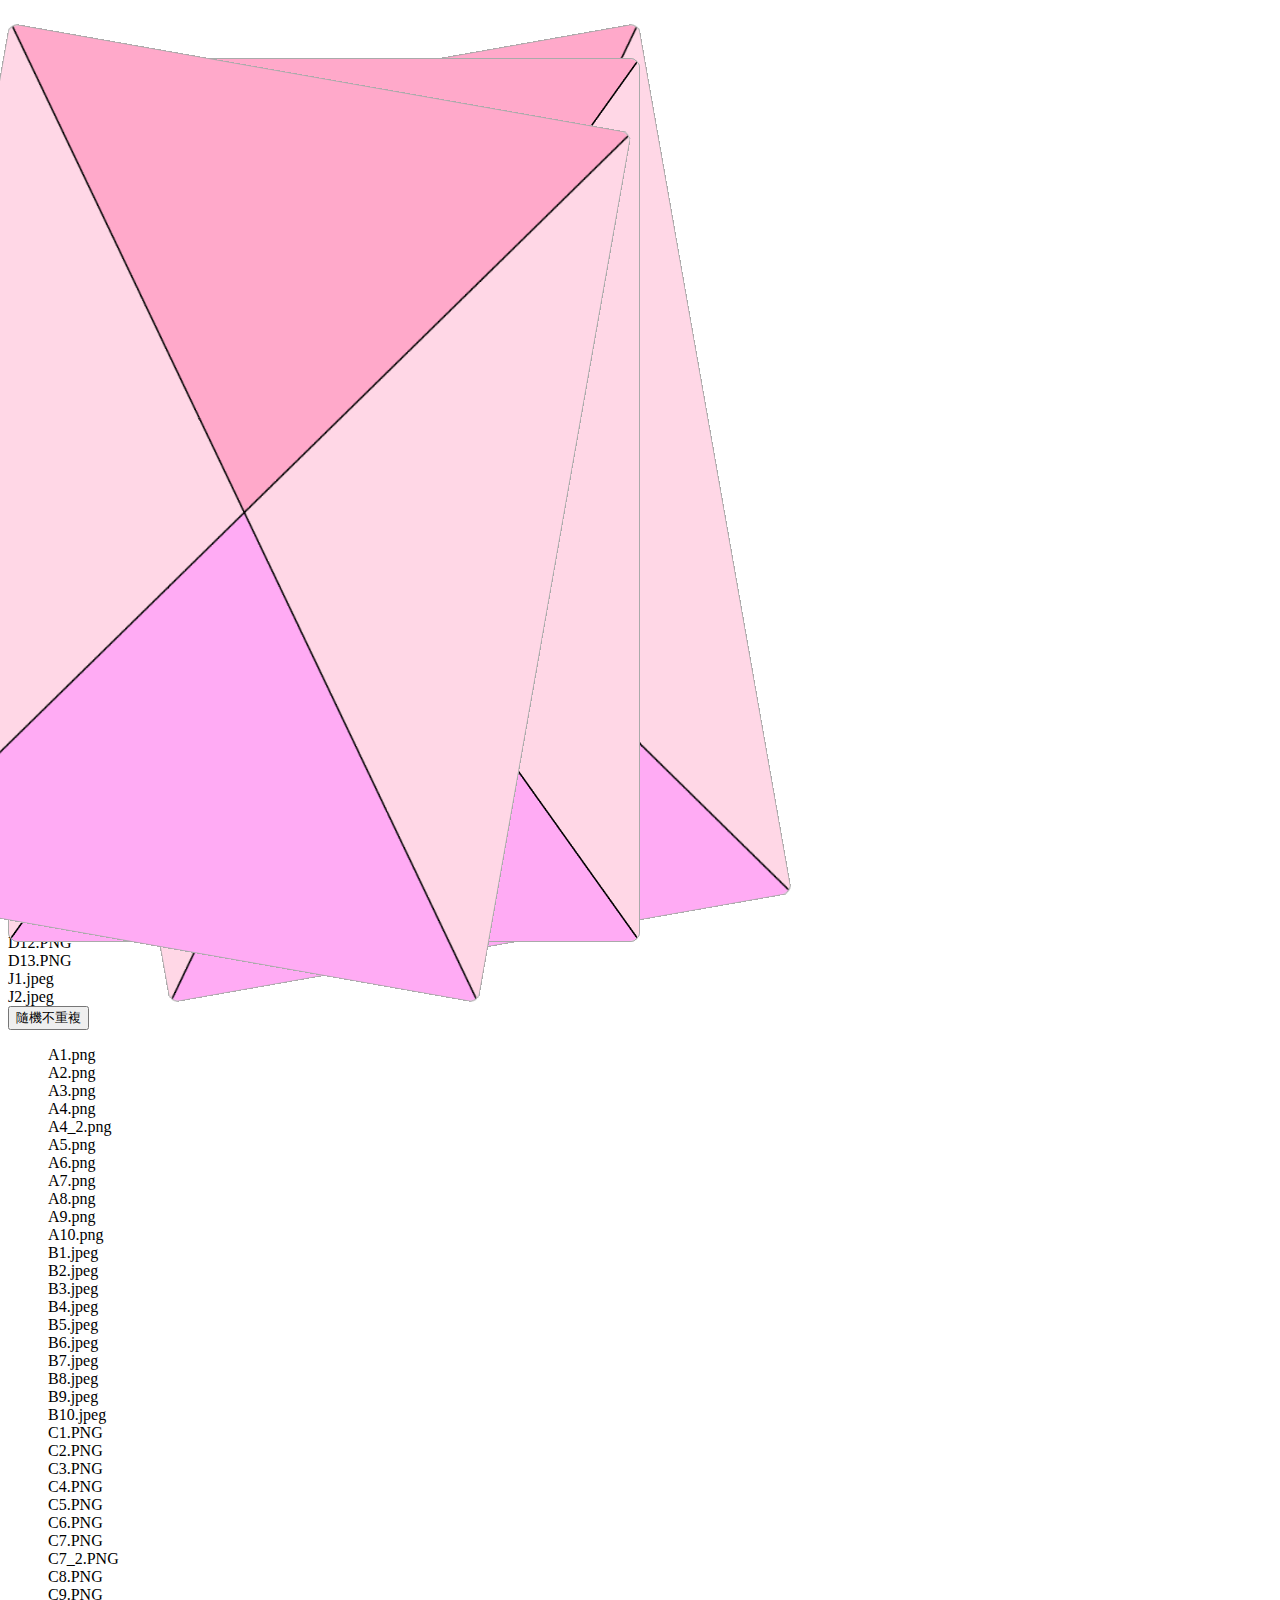
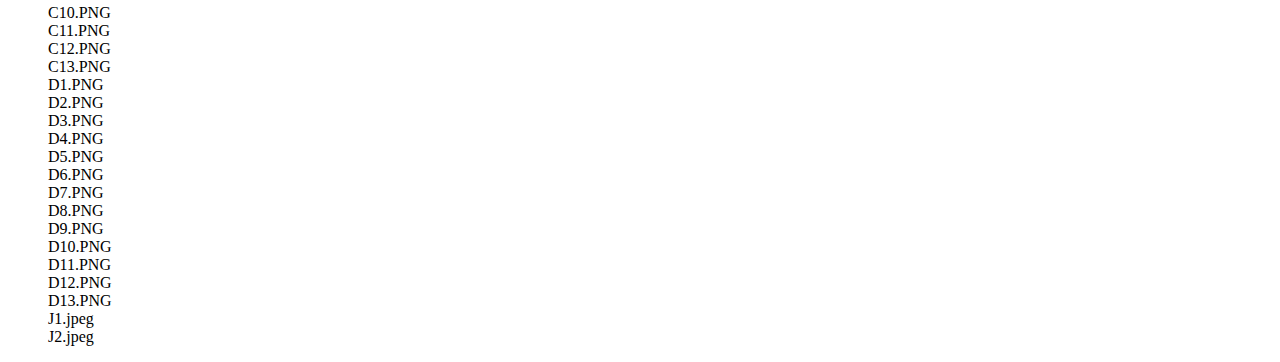
<file: index.html>
<html lang="en"><head>
  <meta charset="utf-8">
  <meta name="viewport" content="width=device-width, initial-scale=1">
  <link rel="stylesheet" type="text/css" href="assets/css/index.css">
  <link href="https://cdn.jsdelivr.net/npm/bootstrap@5.3.2/dist/css/bootstrap.min.css" rel="stylesheet" integrity="sha384-T3c6CoIi6uLrA9TneNEoa7RxnatzjcDSCmG1MXxSR1GAsXEV/Dwwykc2MPK8M2HN" crossorigin="anonymous">

  <title> demo</title>
  <script src="https://ajax.googleapis.com/ajax/libs/jquery/3.7.1/jquery.min.js"></script>
</head>
<body>


<div class="container">
  <div class="row h-50">
    <div class="col">
      <div class="turncardWrap card1">
        <div class="turncard">   
          <div class="turncardFront">
            <img class="turncardImgbox" id="card1">
          </div>  
          <div class="turncardBack">
            <img class="turncardImgbox" src="assets/img/back.png">
          </div>  
        </div>
      </div>
    </div>
    <div class="col">
      <div class="turncardWrap card2">
        <div class="turncard">   
          <div class="turncardFront">
            <img class="turncardImgbox" id="card2">
          </div>  
          <div class="turncardBack">
            <img class="turncardImgbox" src="assets/img/back.png">
          </div>  
        </div>
      </div>
    </div>
      <div class="col">
      <div class="turncardWrap card3">
        <div class="turncard">   
          <div class="turncardFront">
            <img class="turncardImgbox" id="card3">
          </div>  
          <div class="turncardBack">
            <img class="turncardImgbox" src="assets/img/back.png">
          </div>  
        </div>
      </div>
    </div>
    
</div>
<button type="button" id="allOpen" class="btn btn-primary">全翻開</button>

<div class="row">
  <div class="col">
    <button type="button" id="random" class="btn btn-primary">全隨機</button>
    <div class="row"  id="store">

    </div>
  </div>
  <div class="col">
    <button type="button" id="random_re" class="btn btn-success">隨機不重複</button>
    <ul class="row" id="ready">
      

    </ul>
  </div>  
</div>
</div>

  <script src="https://cdn.jsdelivr.net/npm/bootstrap@5.3.2/dist/js/bootstrap.bundle.min.js" integrity="sha384-C6RzsynM9kWDrMNeT87bh95OGNyZPhcTNXj1NW7RuBCsyN/o0jlpcV8Qyq46cDfL" crossorigin="anonymous"></script>
  <script src="assets/js/index.js" ></script>


</body></html>
</file>
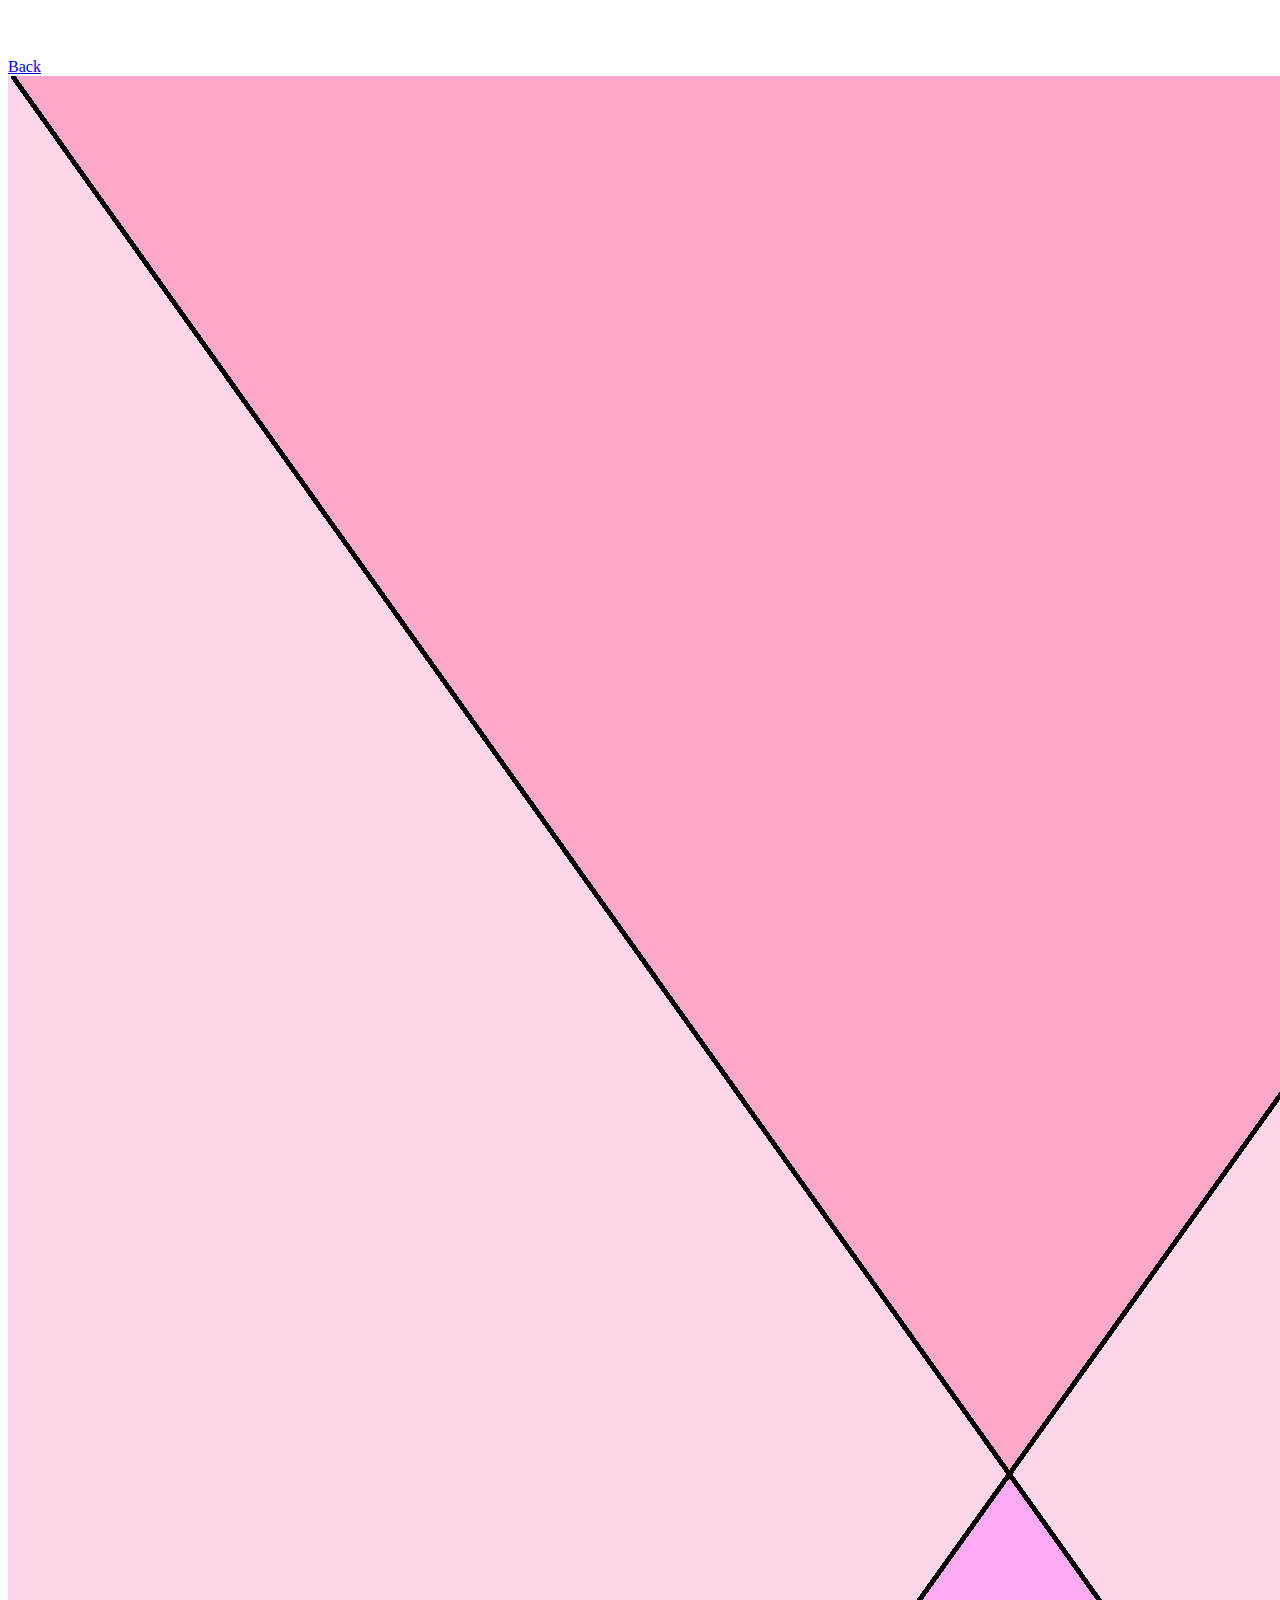
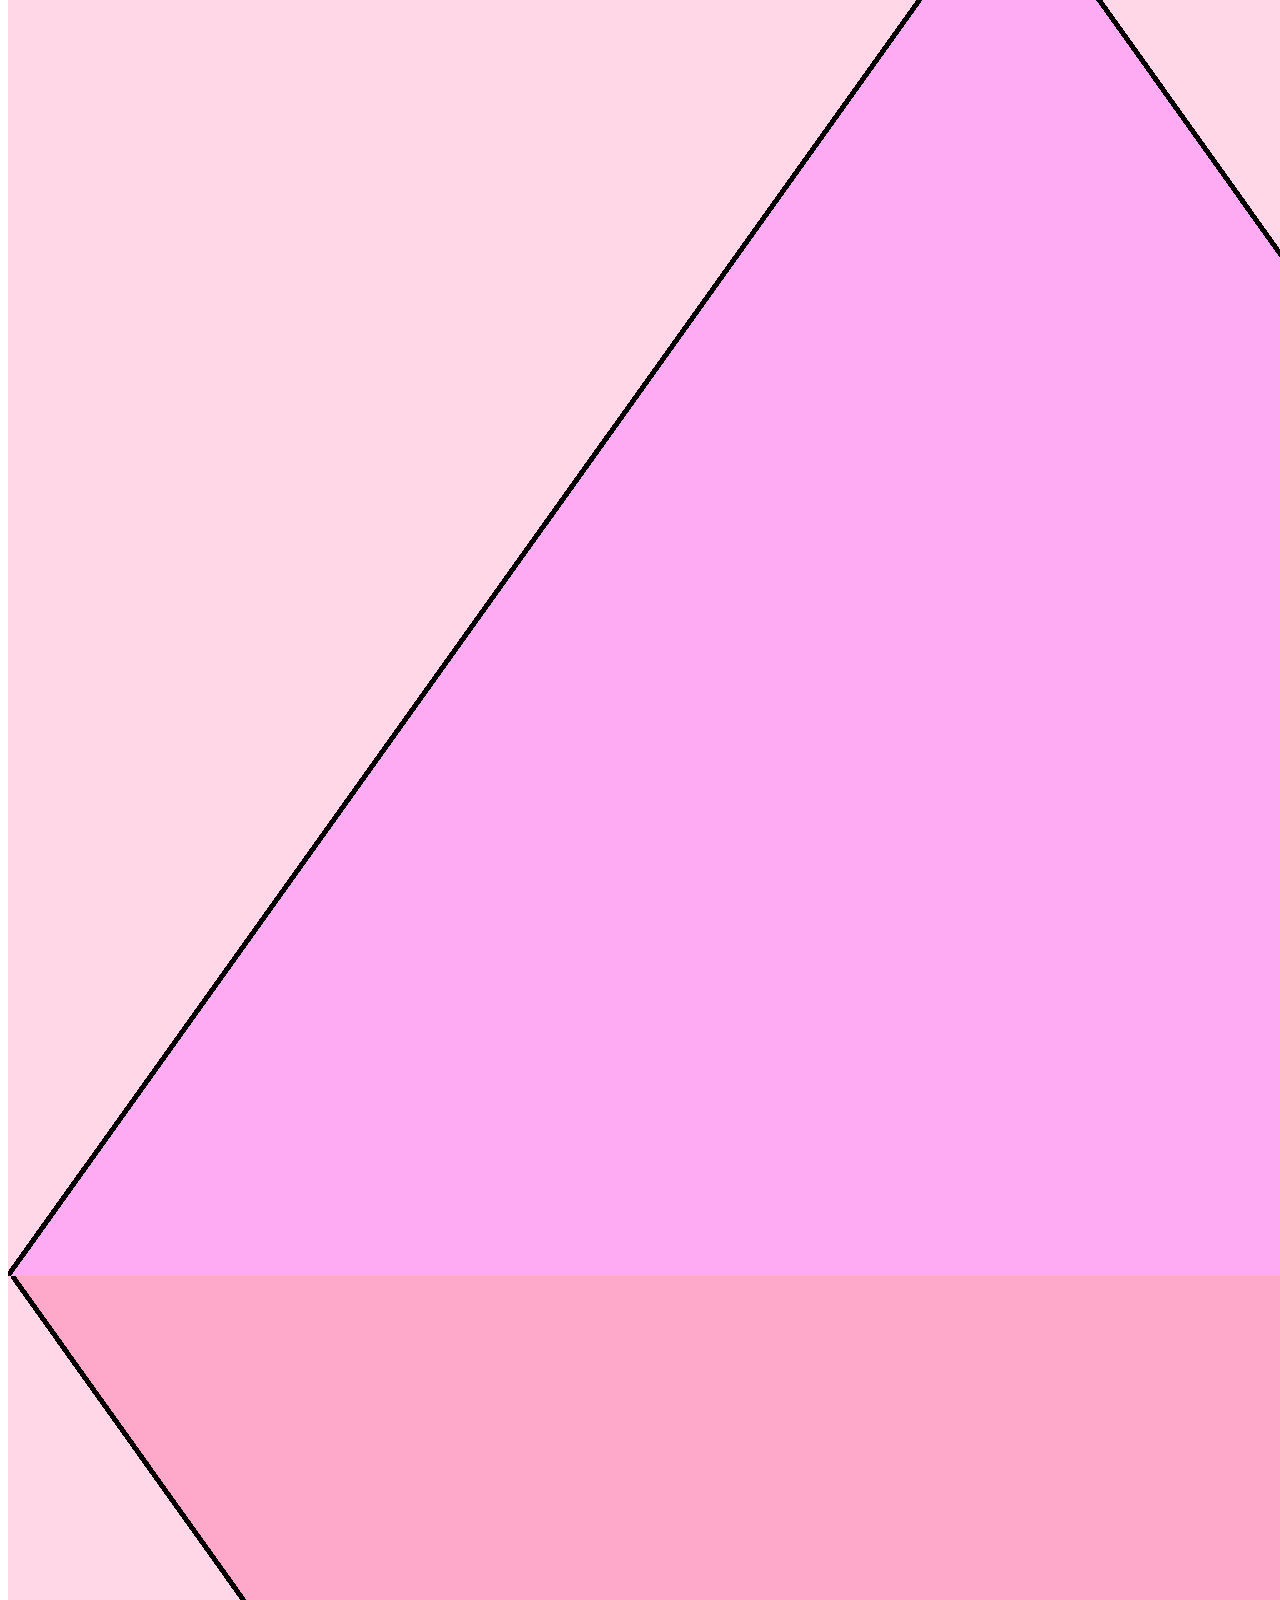
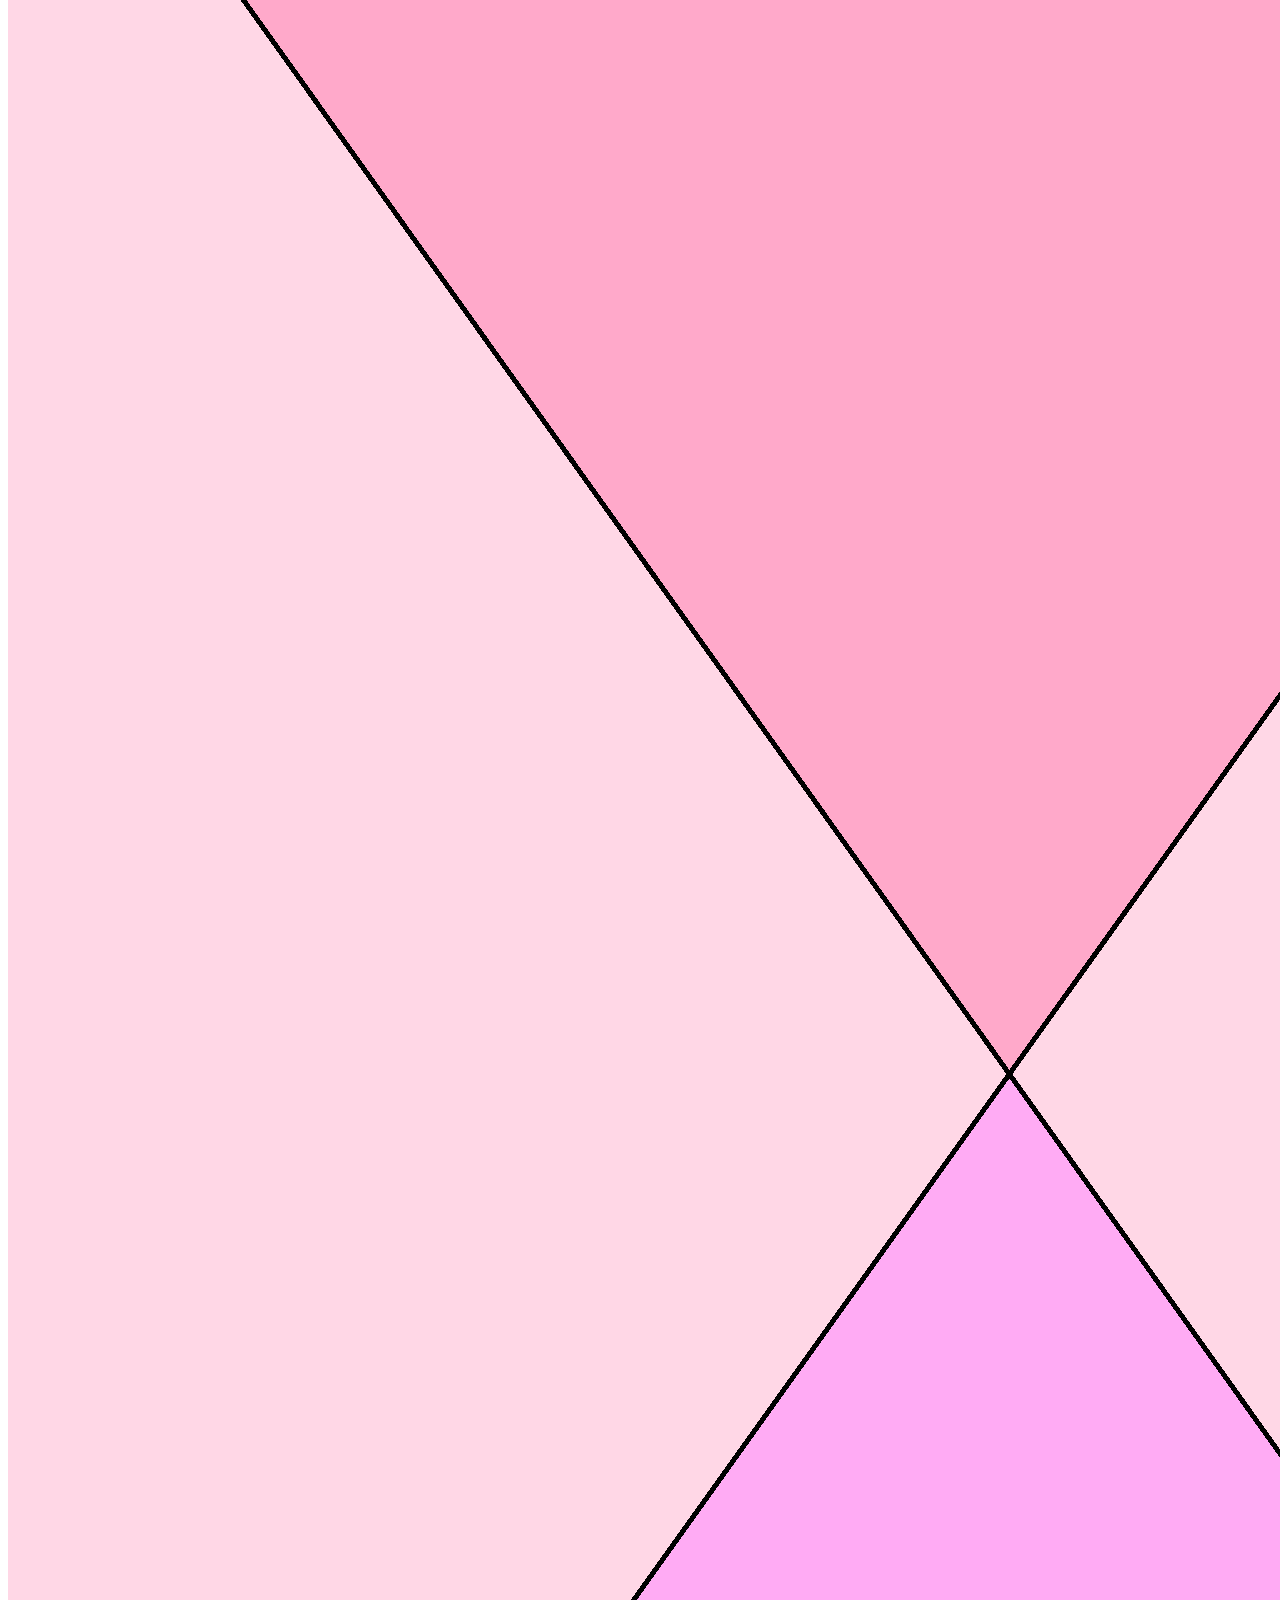
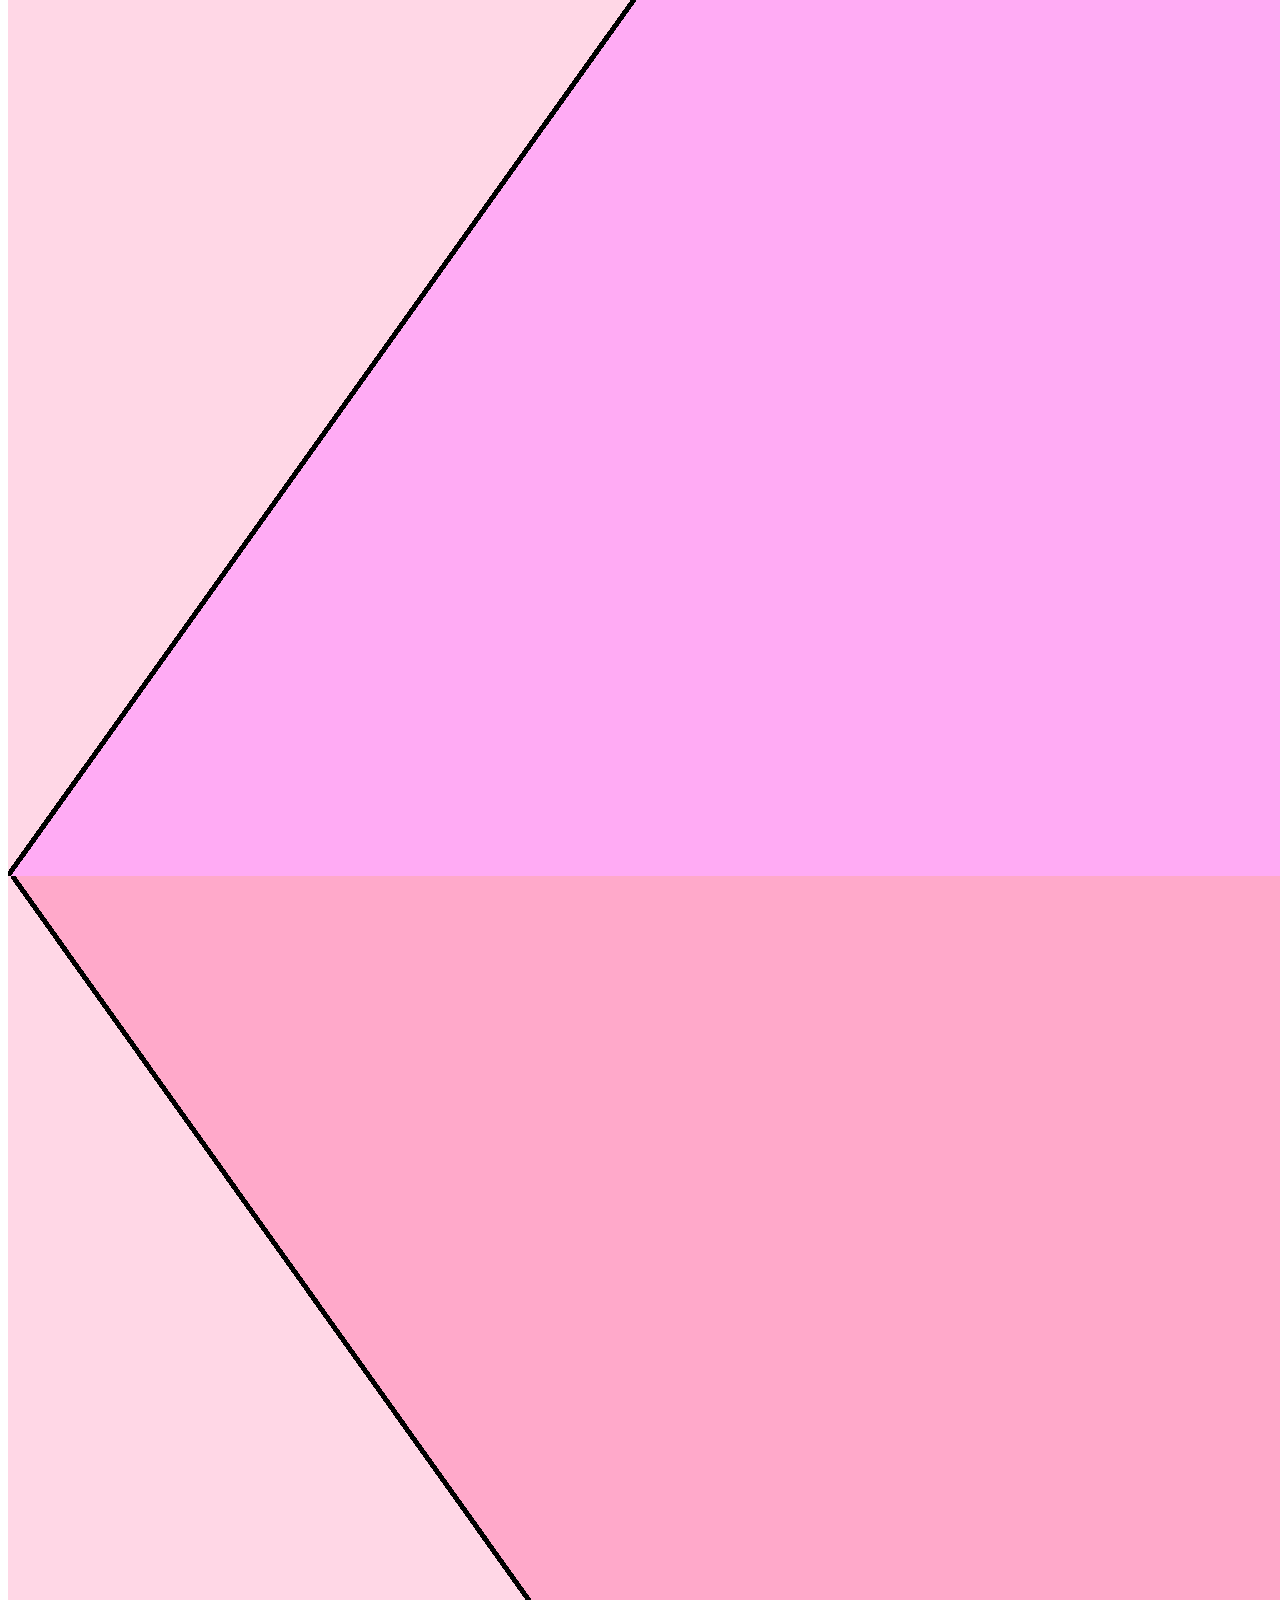
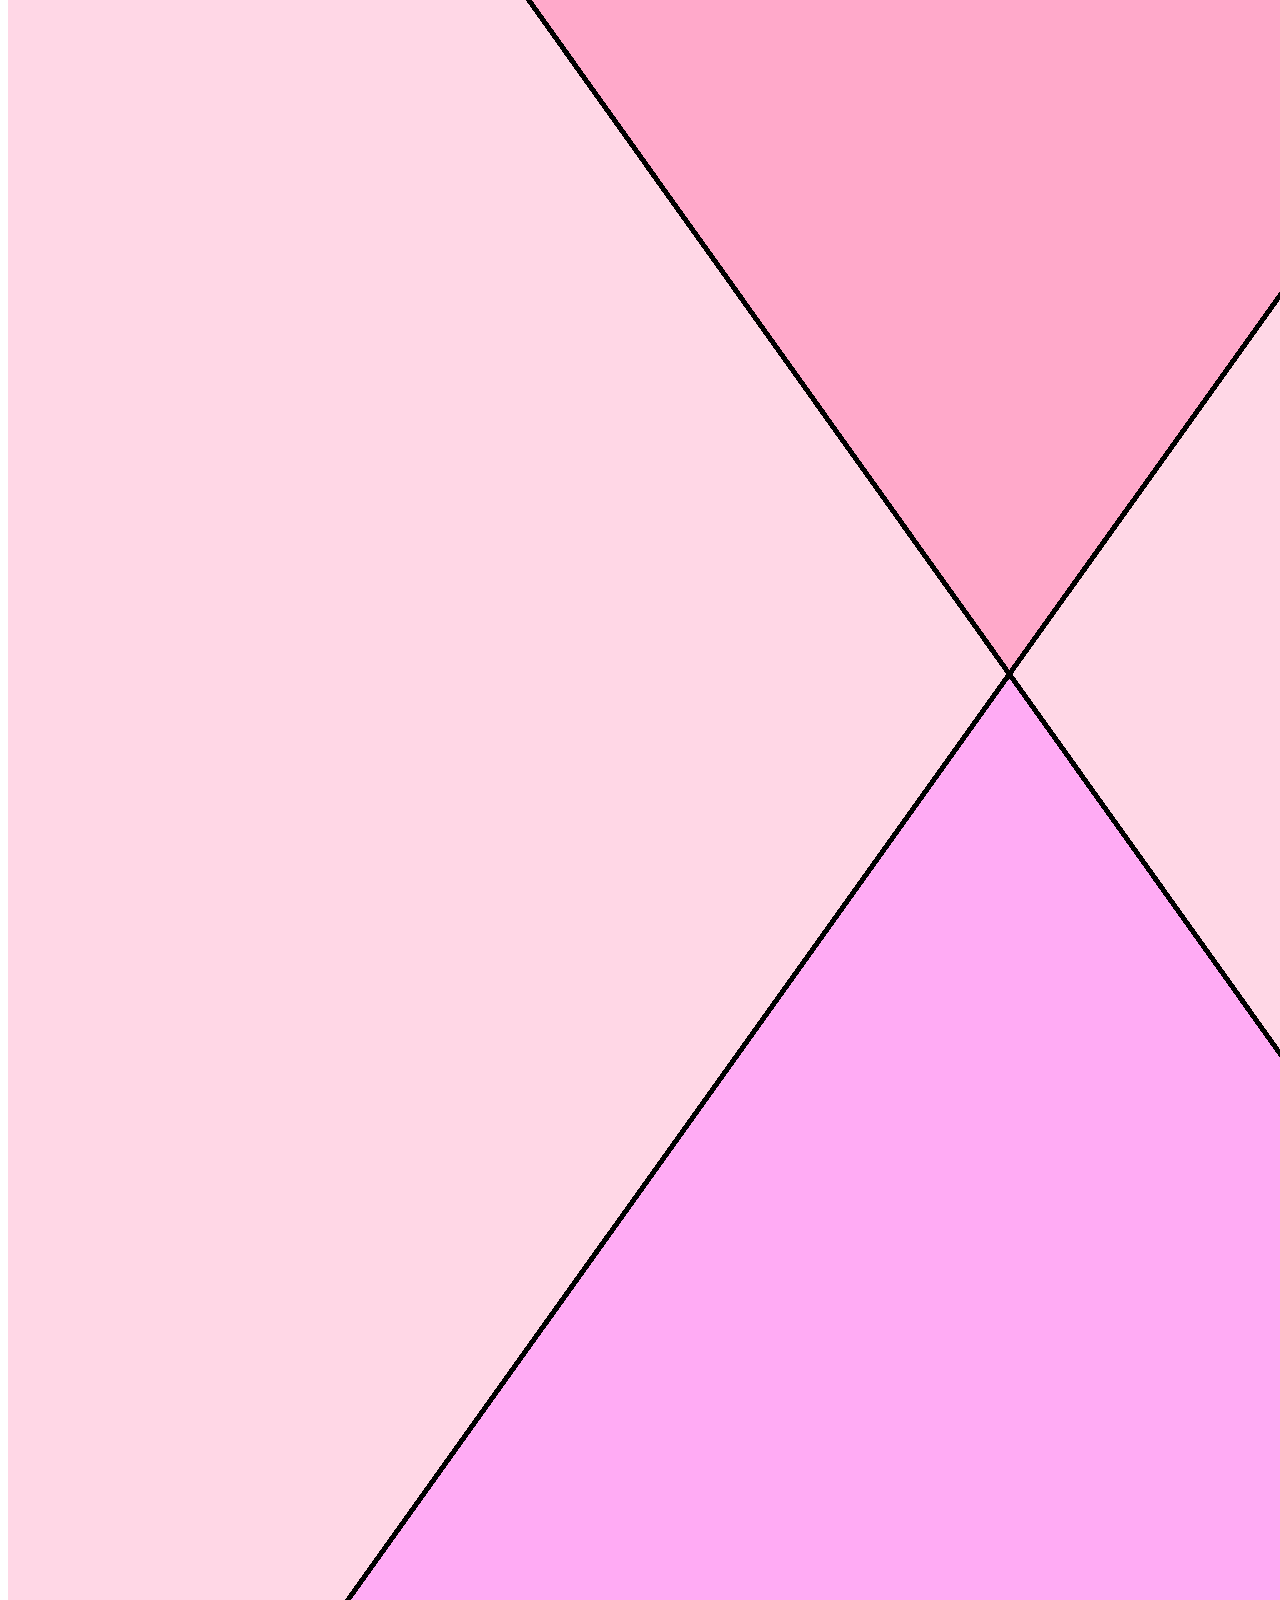
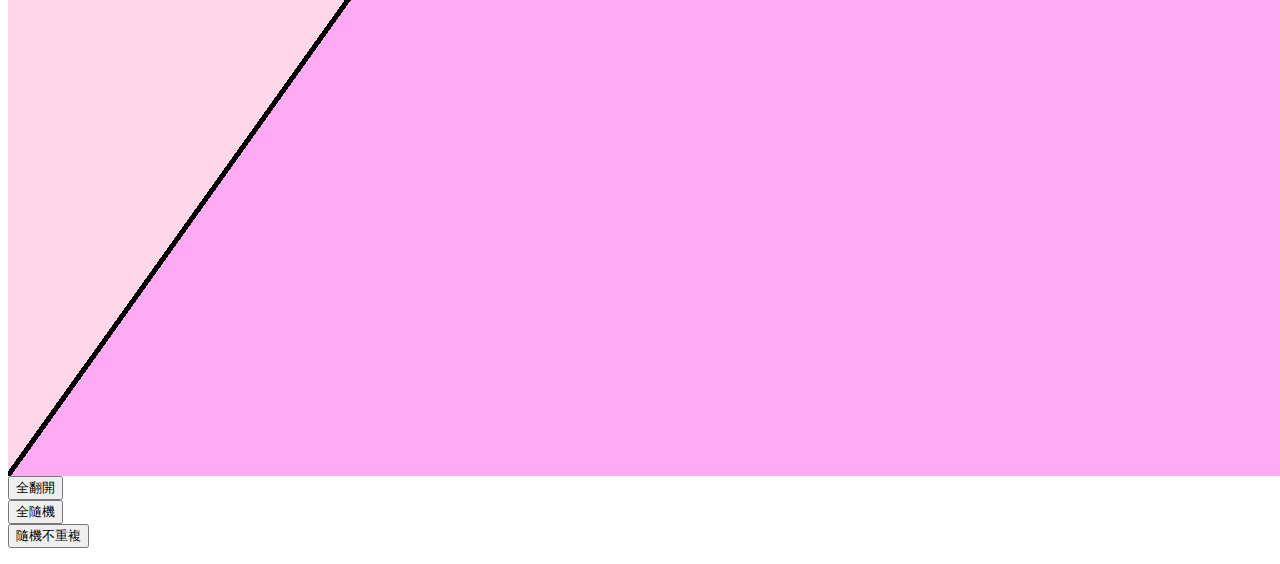
<file: Astrology.html>
<html lang="en">

<head>
  <meta charset="utf-8">
  <meta name="viewport" content="width=device-width, initial-scale=1">
  <title>card</title>
  <link rel="stylesheet" href="https://cdnjs.cloudflare.com/ajax/libs/font-awesome/6.7.2/css/all.min.css">
  <link rel="stylesheet" href="https://cdn.jsdelivr.net/npm/bootstrap@5.3.5/dist/css/bootstrap.min.css"
    integrity="sha384-SgOJa3DmI69IUzQ2PVdRZhwQ+dy64/BUtbMJw1MZ8t5HZApcHrRKUc4W0kG879m7" crossorigin="anonymous">
  <link rel="stylesheet" href="css/init.css">

  <link rel="stylesheet" href="css/card.css">

</head>

<body>
  <script src="https://cdnjs.cloudflare.com/ajax/libs/jquery/3.7.1/jquery.min.js"
    integrity="sha512-v2CJ7UaYy4JwqLDIrZUI/4hqeoQieOmAZNXBeQyjo21dadnwR+8ZaIJVT8EE2iyI61OV8e6M8PP2/4hpQINQ/g=="
    crossorigin="anonymous" referrerpolicy="no-referrer"></script>
  <script src="js/init.js"></script>
  <!--header navbar-->
  <nav id="header" class="navbar navbar-expand-lg bg-body-tertiary bg-color"></nav>

  <div class="container">
    <a href="index.html" class="btn btn-dark">Back</a>

    <div class="row h-50">
      <div class="col">
        <div class="turncardWrap card1">
          <div class="turncard">
            <div class="turncardFront">
              <img class="turncardImgbox" id="card1">
            </div>
            <div class="turncardBack">
              <img class="turncardImgbox" src="img/card/back.png">
            </div>
          </div>
        </div>
      </div>
      <div class="col">
        <div class="turncardWrap card2">
          <div class="turncard">
            <div class="turncardFront">
              <img class="turncardImgbox" id="card2">
            </div>
            <div class="turncardBack">
              <img class="turncardImgbox" src="img/card/back.png">
            </div>
          </div>
        </div>
      </div>
      <div class="col">
        <div class="turncardWrap card3">
          <div class="turncard">
            <div class="turncardFront">
              <img class="turncardImgbox" id="card3">
            </div>
            <div class="turncardBack">
              <img class="turncardImgbox" src="img/card/back.png">
            </div>
          </div>
        </div>
      </div>

    </div>
    <button type="button" id="allOpen" class="btn btn-primary">全翻開</button>

    <div class="row">
      <div class="col">
        <button type="button" id="random" class="btn btn-primary">全隨機</button>
        <div class="row" id="store">

        </div>
      </div>
      <div class="col">
        <button type="button" id="random_re" class="btn btn-success">隨機不重複</button>
        <ul class="row" id="ready">


        </ul>
      </div>
    </div>
  </div>

  <script src="https://cdn.jsdelivr.net/npm/bootstrap@5.3.2/dist/js/bootstrap.bundle.min.js"
    integrity="sha384-C6RzsynM9kWDrMNeT87bh95OGNyZPhcTNXj1NW7RuBCsyN/o0jlpcV8Qyq46cDfL"
    crossorigin="anonymous"></script>
  <script src="js/card.js"></script>


</body>

</html>
</file>
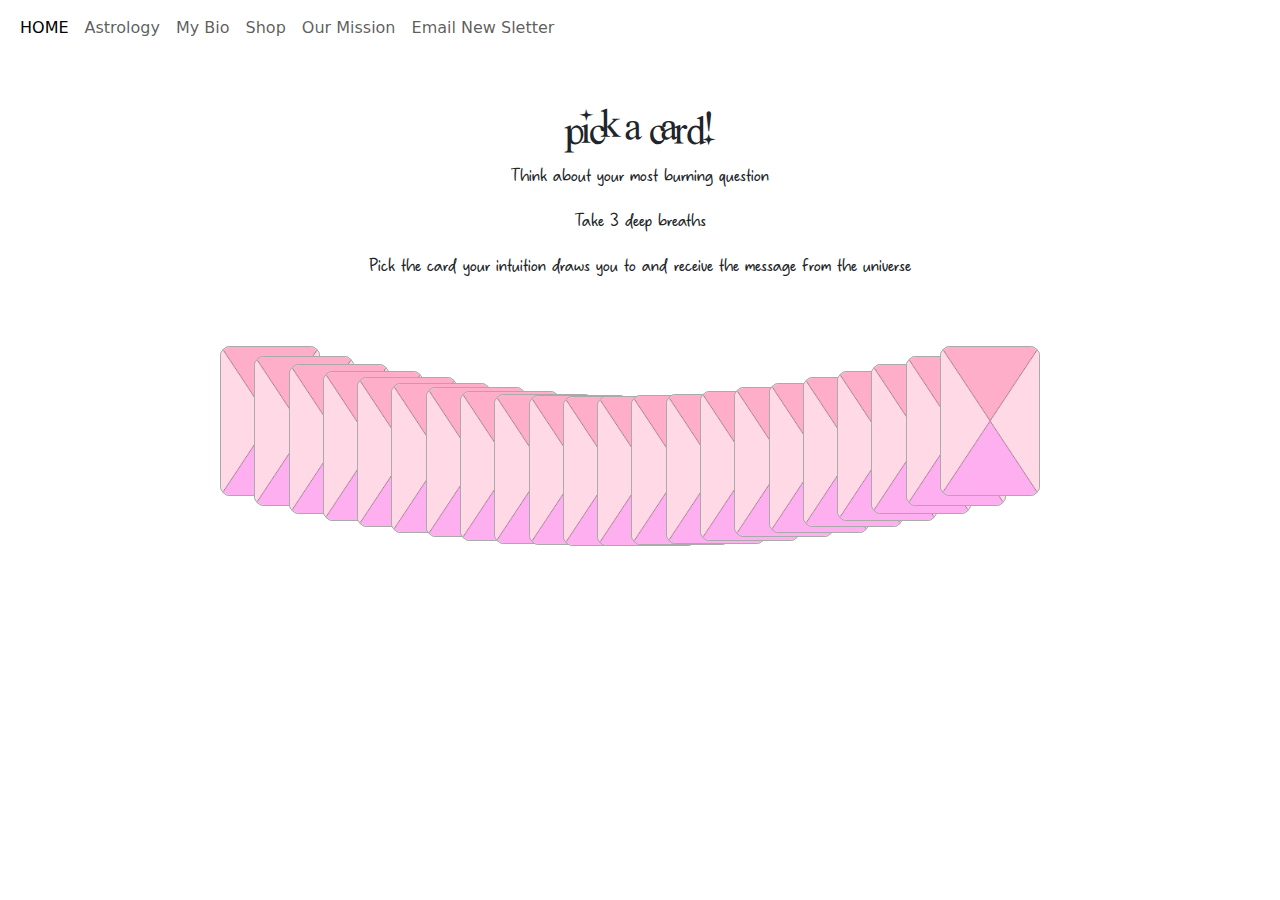
<file: Astrology2.html>
<html lang="en">

<head>
  <meta charset="utf-8">
  <meta name="viewport" content="width=device-width, initial-scale=1">
  <title>card</title>
  <link rel="stylesheet" href="css/font-awesome/all.min.css">
  <link rel="stylesheet" href="css/bootstrap/bootstrap.min.css">
  <link rel="stylesheet" href="css/init.css">

  <link rel="stylesheet" href="css/card.css">
  <link rel="stylesheet" href="css/card2.css">

</head>

<body>
  <script src="js/jquery/jquery.min.js"></script>
  <script src="js/init.js"></script>
  <!--header navbar-->
  <nav id="header" class="navbar navbar-expand-lg bg-body-tertiary bg-color"></nav>

  <div class="container">
    <div class="text">
      <h1>pick a card!</h1>
      <p>
        Think about your most burning question </p>
      <p>Take 3 deep breaths</p>

      <p>Pick the card your intuition draws you to and receive the message from the universe</p>
    </div>

    <div class="cardBox">
      <div class="cardGame03" id="cardGame03"></div>
    </div>
    <div class="cardContent">
      <h2>Keywords and Themes:</h2>
      <div id="keywords"></div>
      <br>
      <h2>Main Interpretation:</h2>
      <div id="main"></div>
      <br>
      <h2>Action Guidance:</h2>
      <div id="action"></div>
    </div>
  </div>
  <script src="js/cardUtils.js" defer></script>

</body>

</html>
</file>
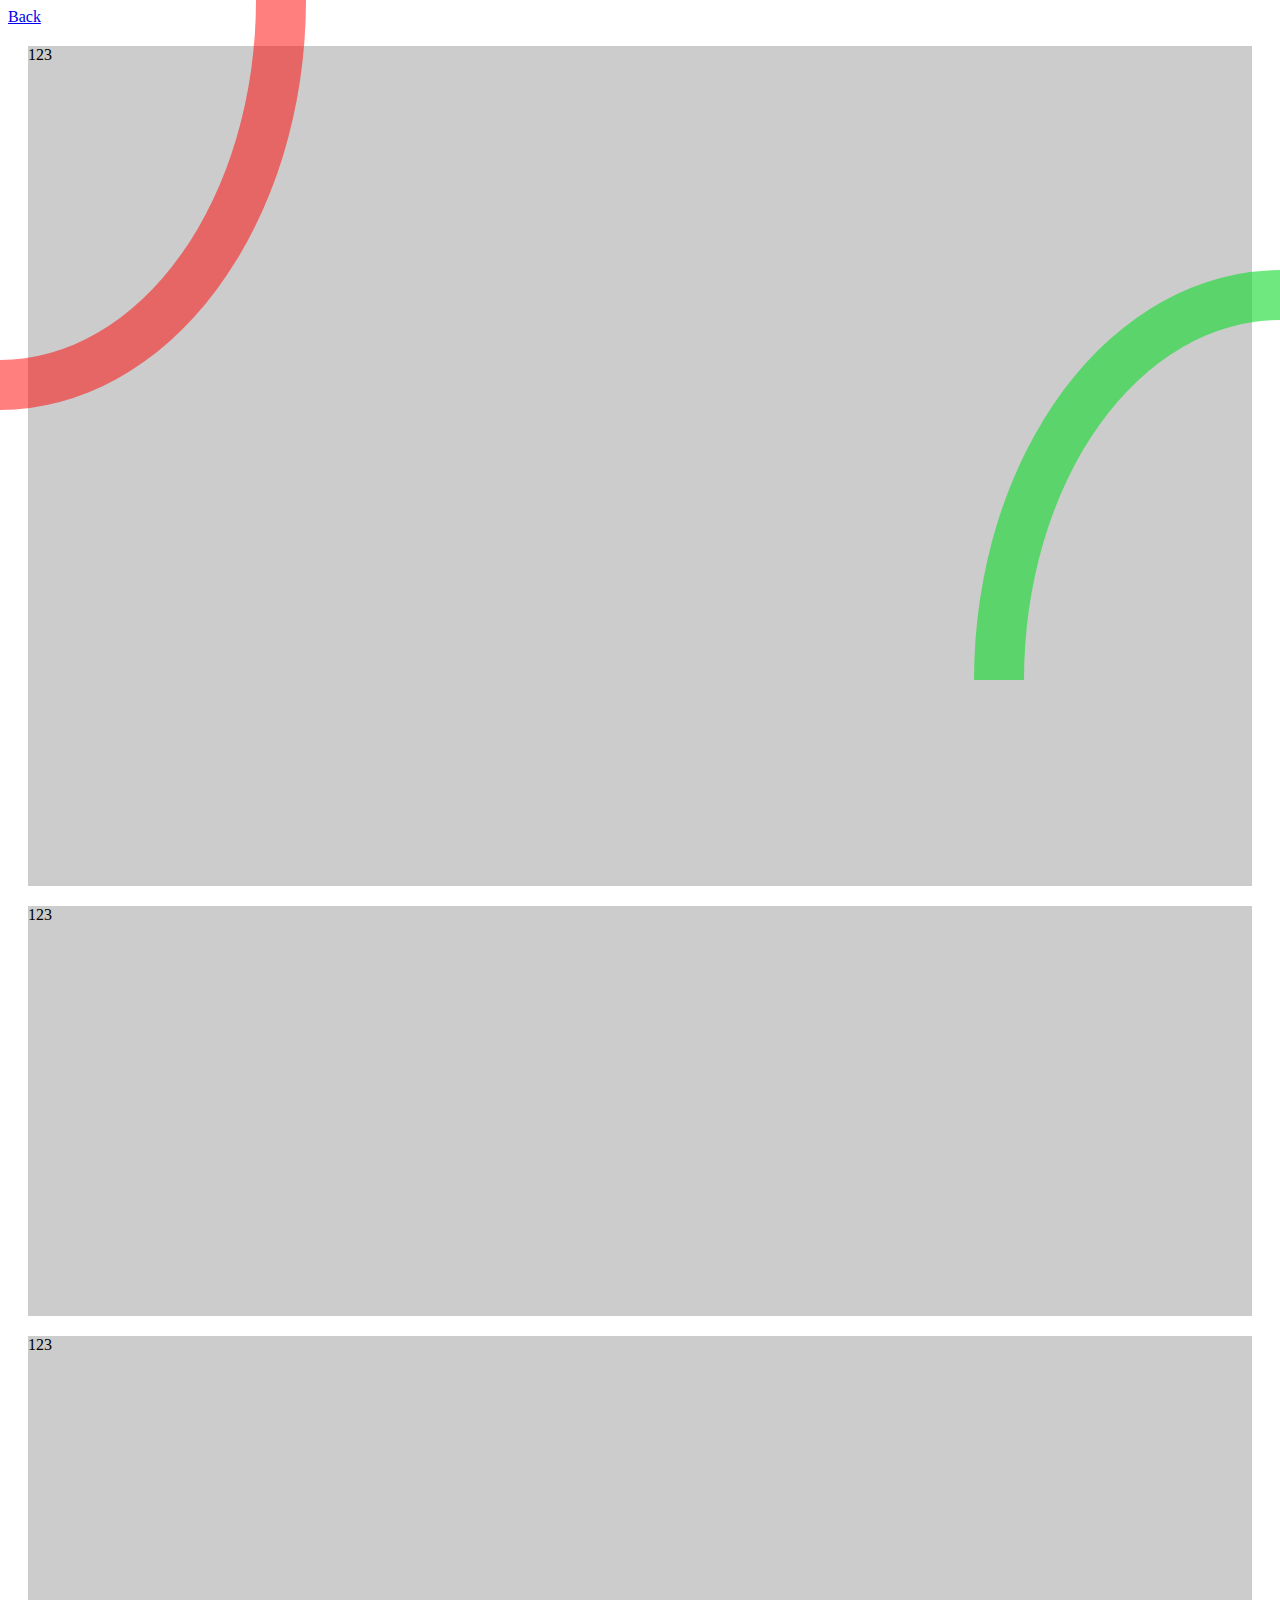
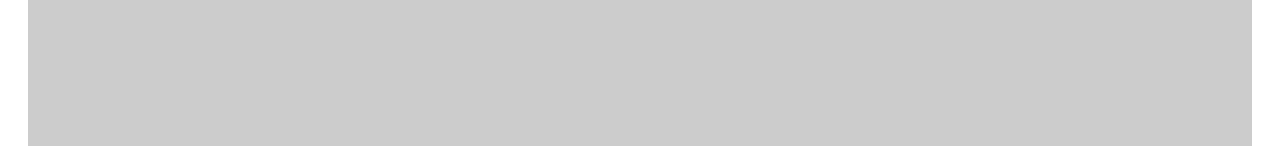
<file: Bio.html>
<html lang="en">

<head>
  <meta charset="utf-8">
  <meta name="viewport" content="width=device-width, initial-scale=1">
  <title> demo</title>

  <link rel="stylesheet" href="https://cdnjs.cloudflare.com/ajax/libs/font-awesome/6.7.2/css/all.min.css">
  <link rel="stylesheet" href="https://cdn.jsdelivr.net/npm/bootstrap@5.3.5/dist/css/bootstrap.min.css"
    integrity="sha384-SgOJa3DmI69IUzQ2PVdRZhwQ+dy64/BUtbMJw1MZ8t5HZApcHrRKUc4W0kG879m7" crossorigin="anonymous">
  <link rel="stylesheet" href="css/init.css">

  <link rel="stylesheet" type="text/css" href="css/page.css">

</head>

<body>
  <script src="https://cdnjs.cloudflare.com/ajax/libs/jquery/3.7.1/jquery.min.js"
    integrity="sha512-v2CJ7UaYy4JwqLDIrZUI/4hqeoQieOmAZNXBeQyjo21dadnwR+8ZaIJVT8EE2iyI61OV8e6M8PP2/4hpQINQ/g=="
    crossorigin="anonymous" referrerpolicy="no-referrer"></script>
  <script src="js/init.js"></script>

  <!--header navbar-->
  <nav id="header" class="navbar navbar-expand-lg bg-body-tertiary bg-color"></nav>

  <div class="container text-center">
    <a href="index.html" class="btn btn-dark">Back</a>

    <div class="row align-items-center">
      <div class="col">
        <div class="row1 cloud">
          123
        </div>
        <div class="rainbow1"></div>
      </div>
      <div class="col">

        <div class="row2 cloud">
          123
        </div>
        <div class="rainbow2"></div>

        <div class="row2 cloud">
          123
        </div>

      </div>

    </div>



  </div>


  <script src="https://cdn.jsdelivr.net/npm/bootstrap@5.3.5/dist/js/bootstrap.bundle.min.js"
    integrity="sha384-k6d4wzSIapyDyv1kpU366/PK5hCdSbCRGRCMv+eplOQJWyd1fbcAu9OCUj5zNLiq"
    crossorigin="anonymous"></script>


</body>

</html>
</file>
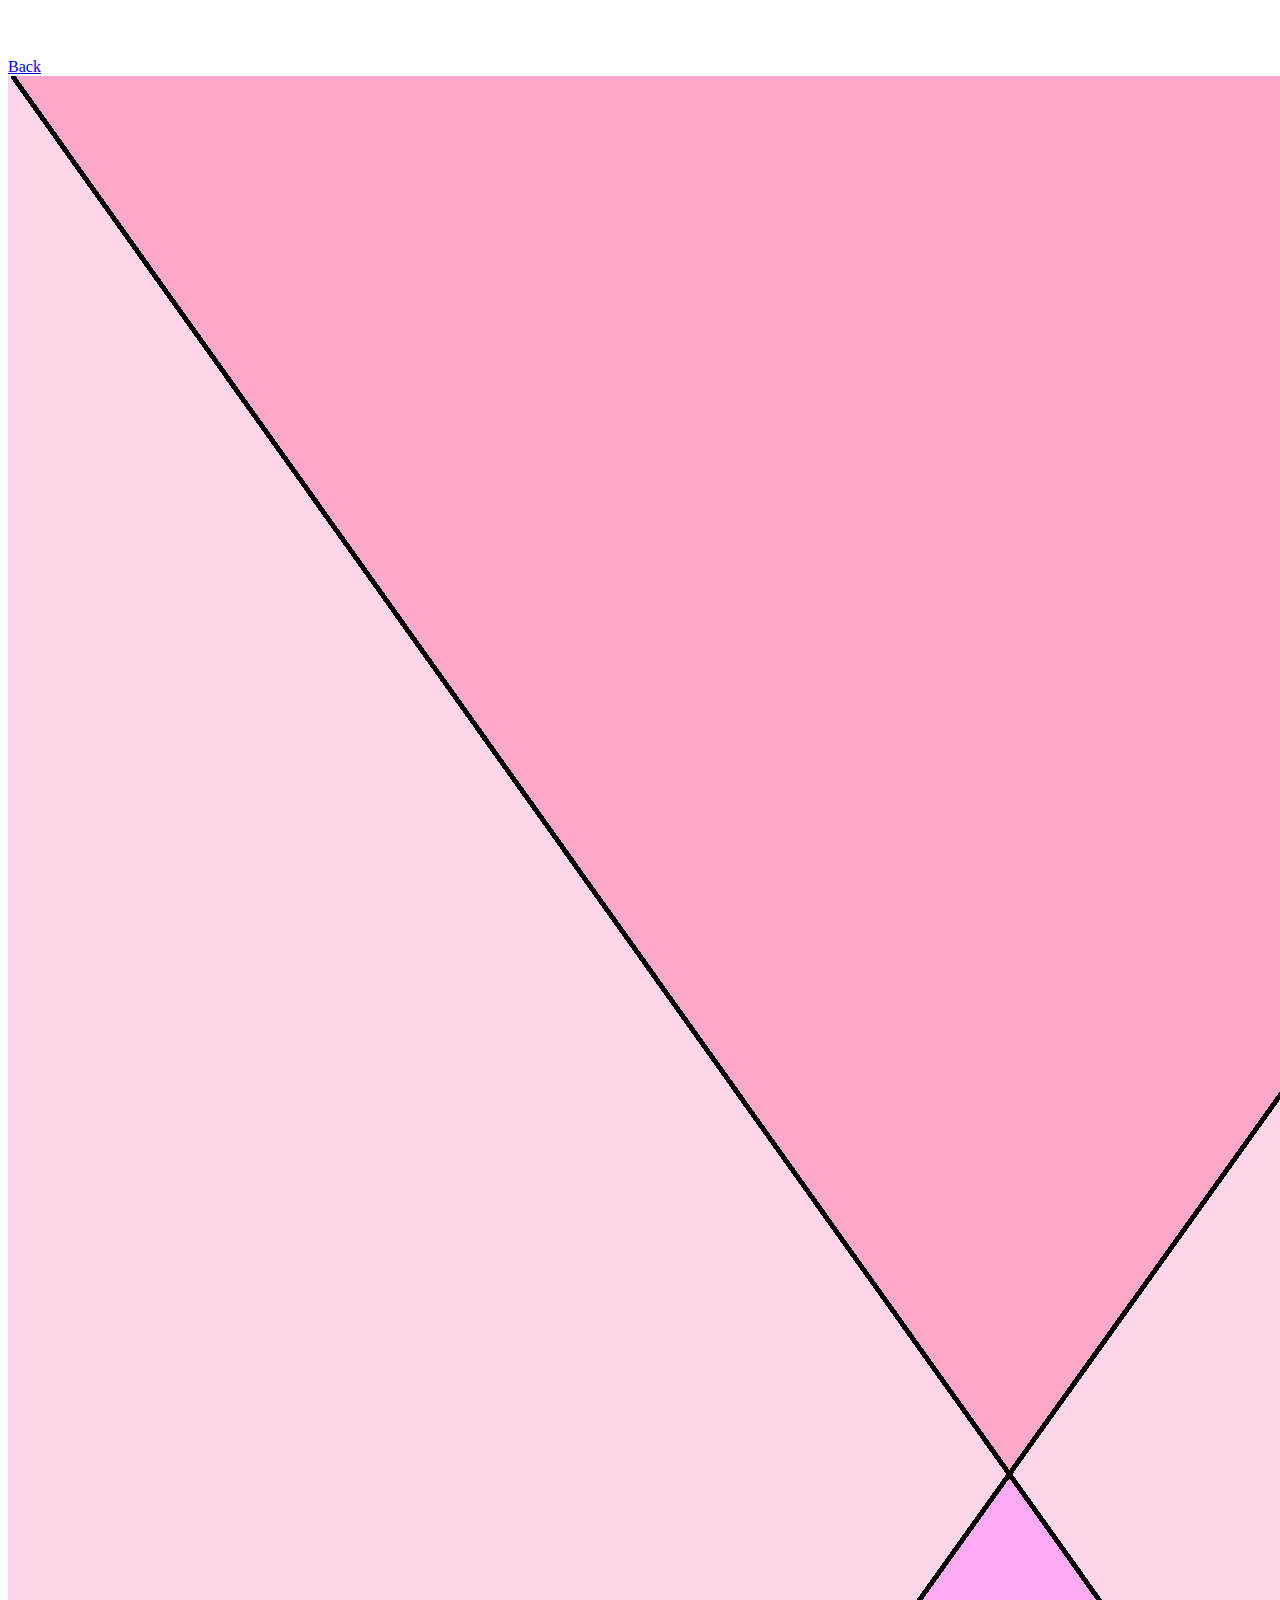
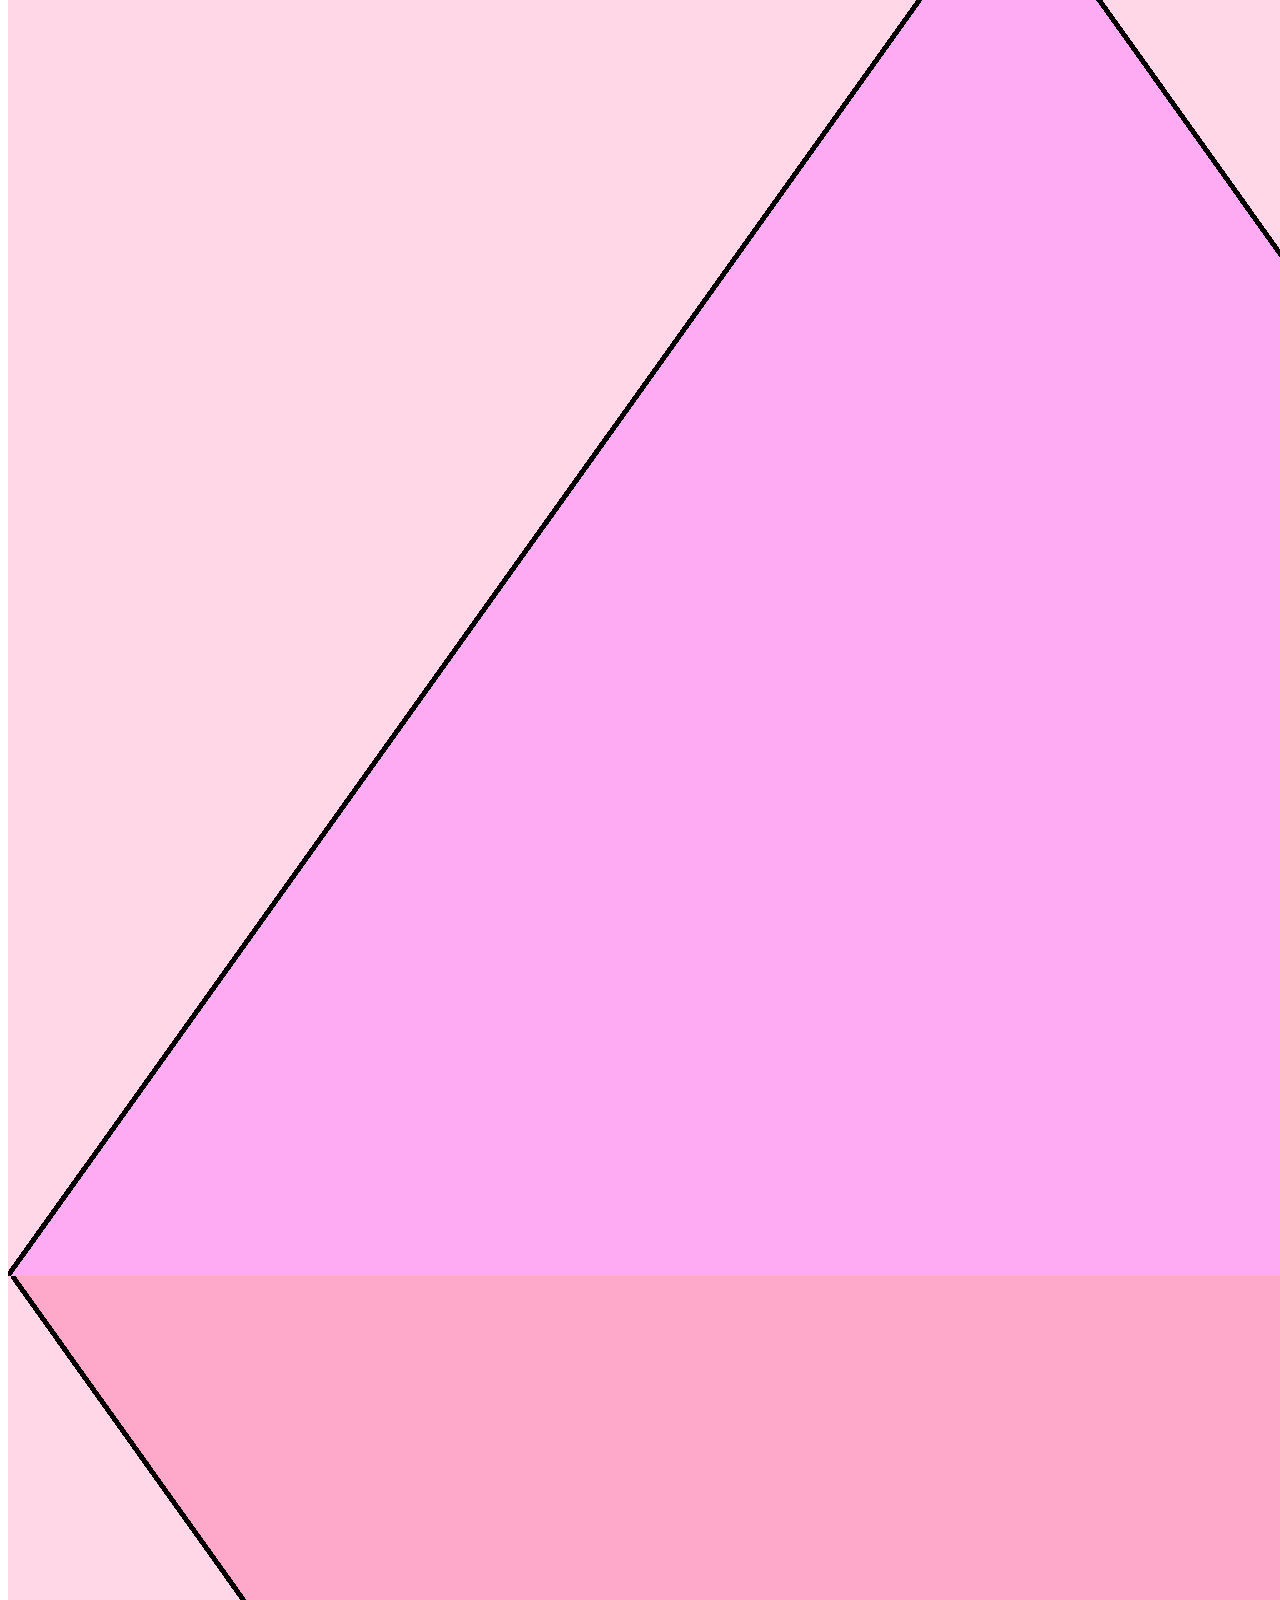
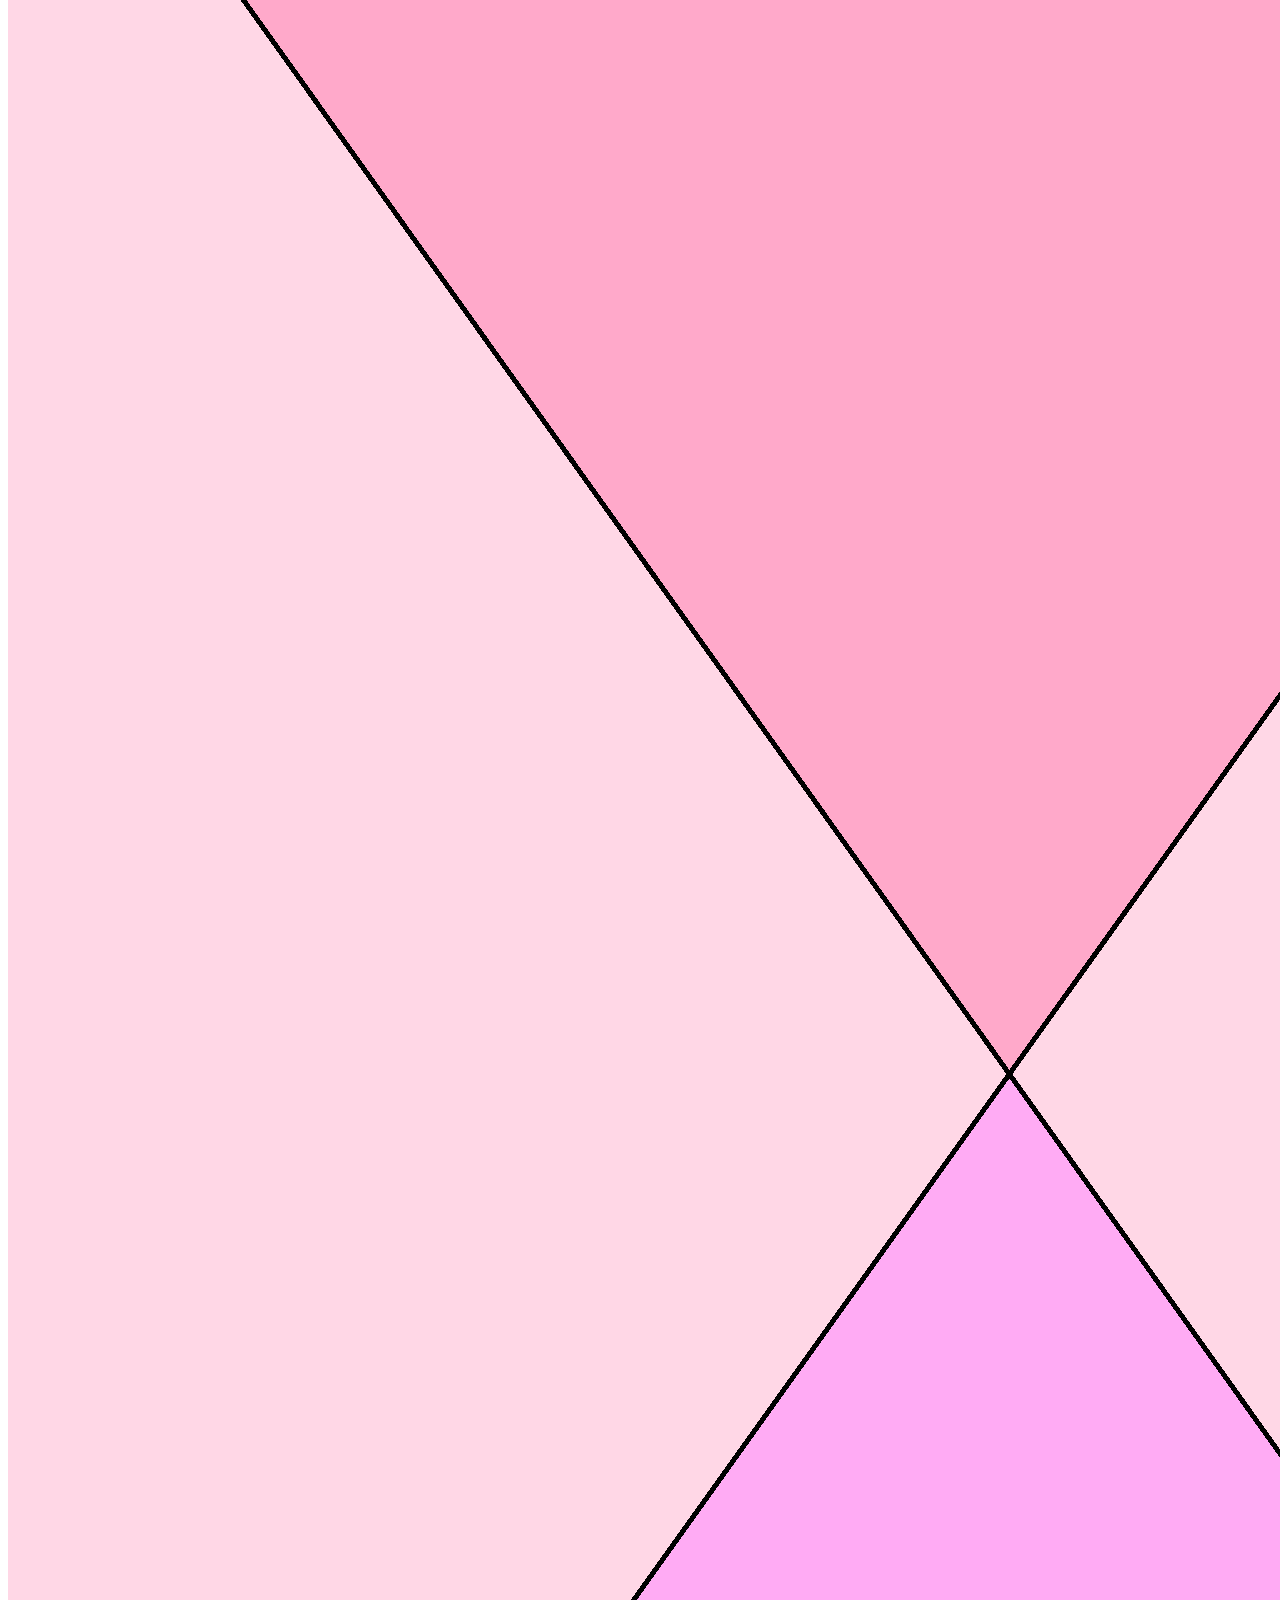
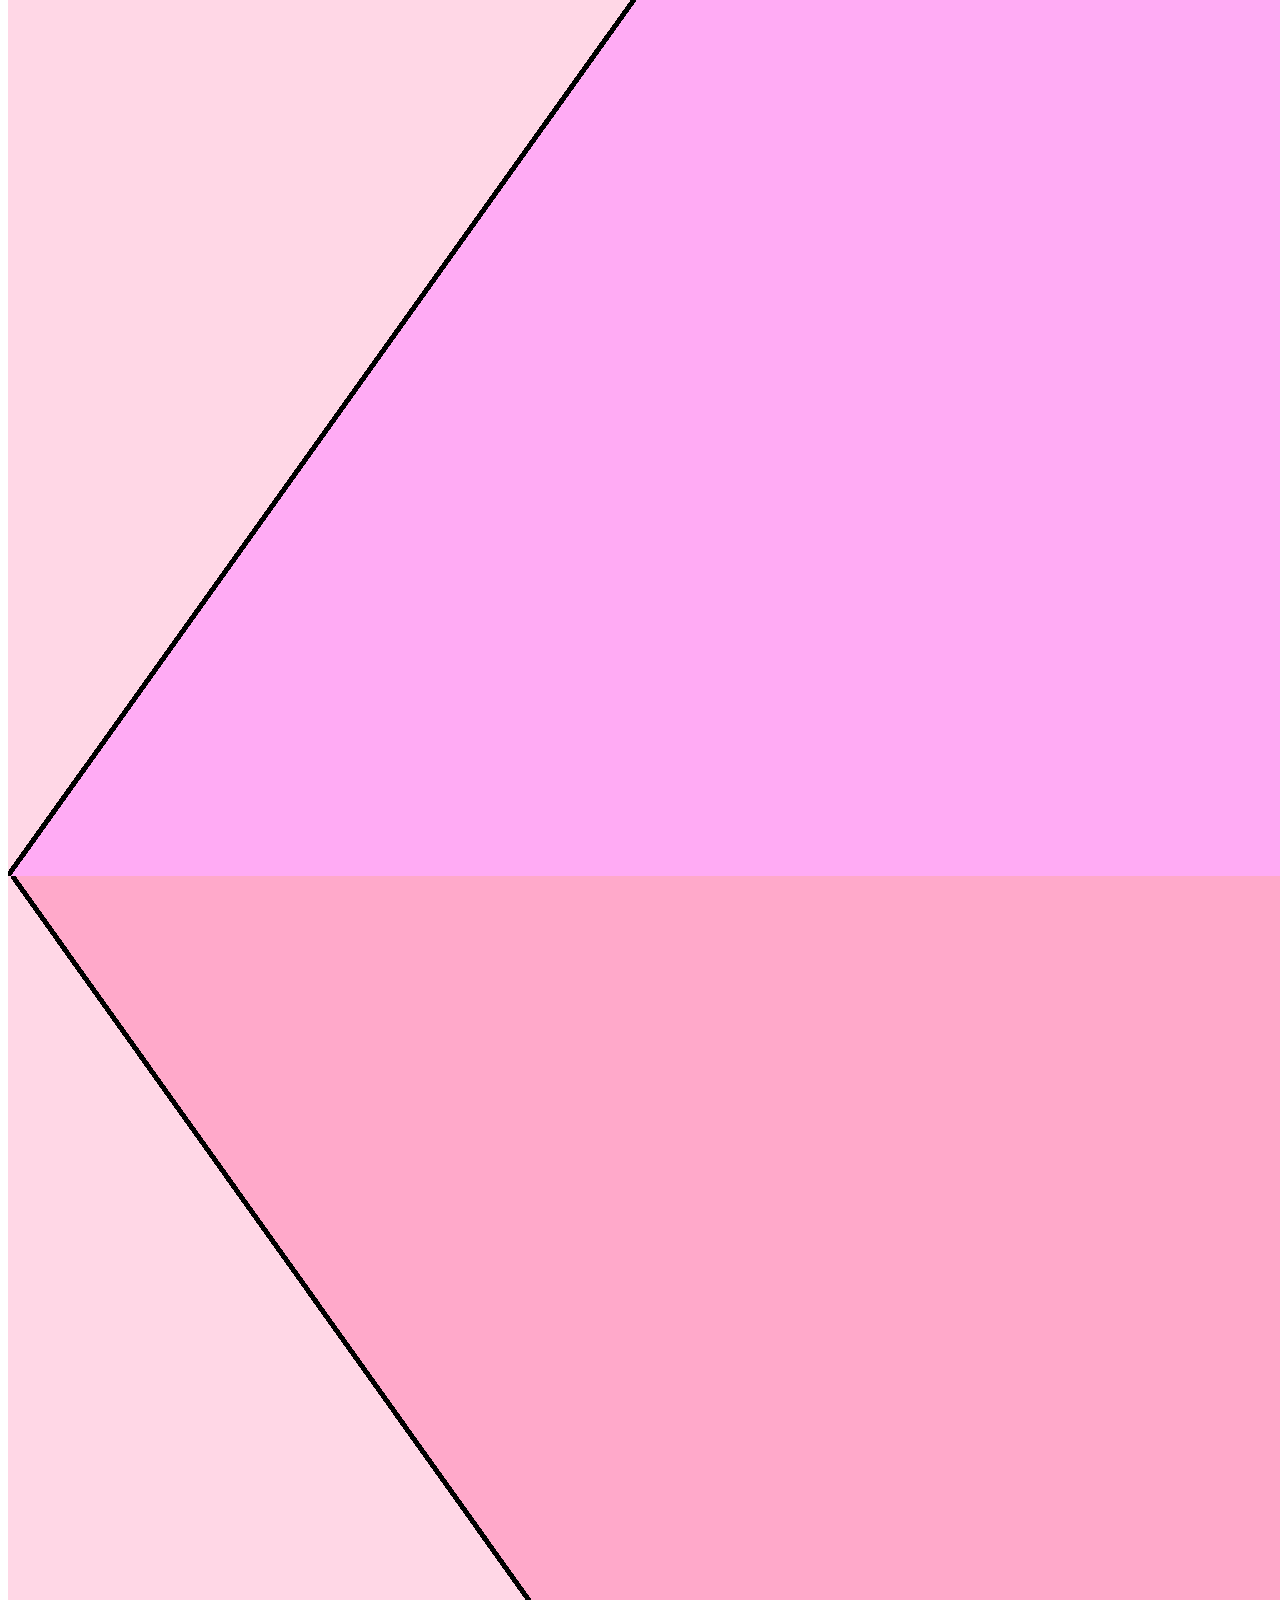
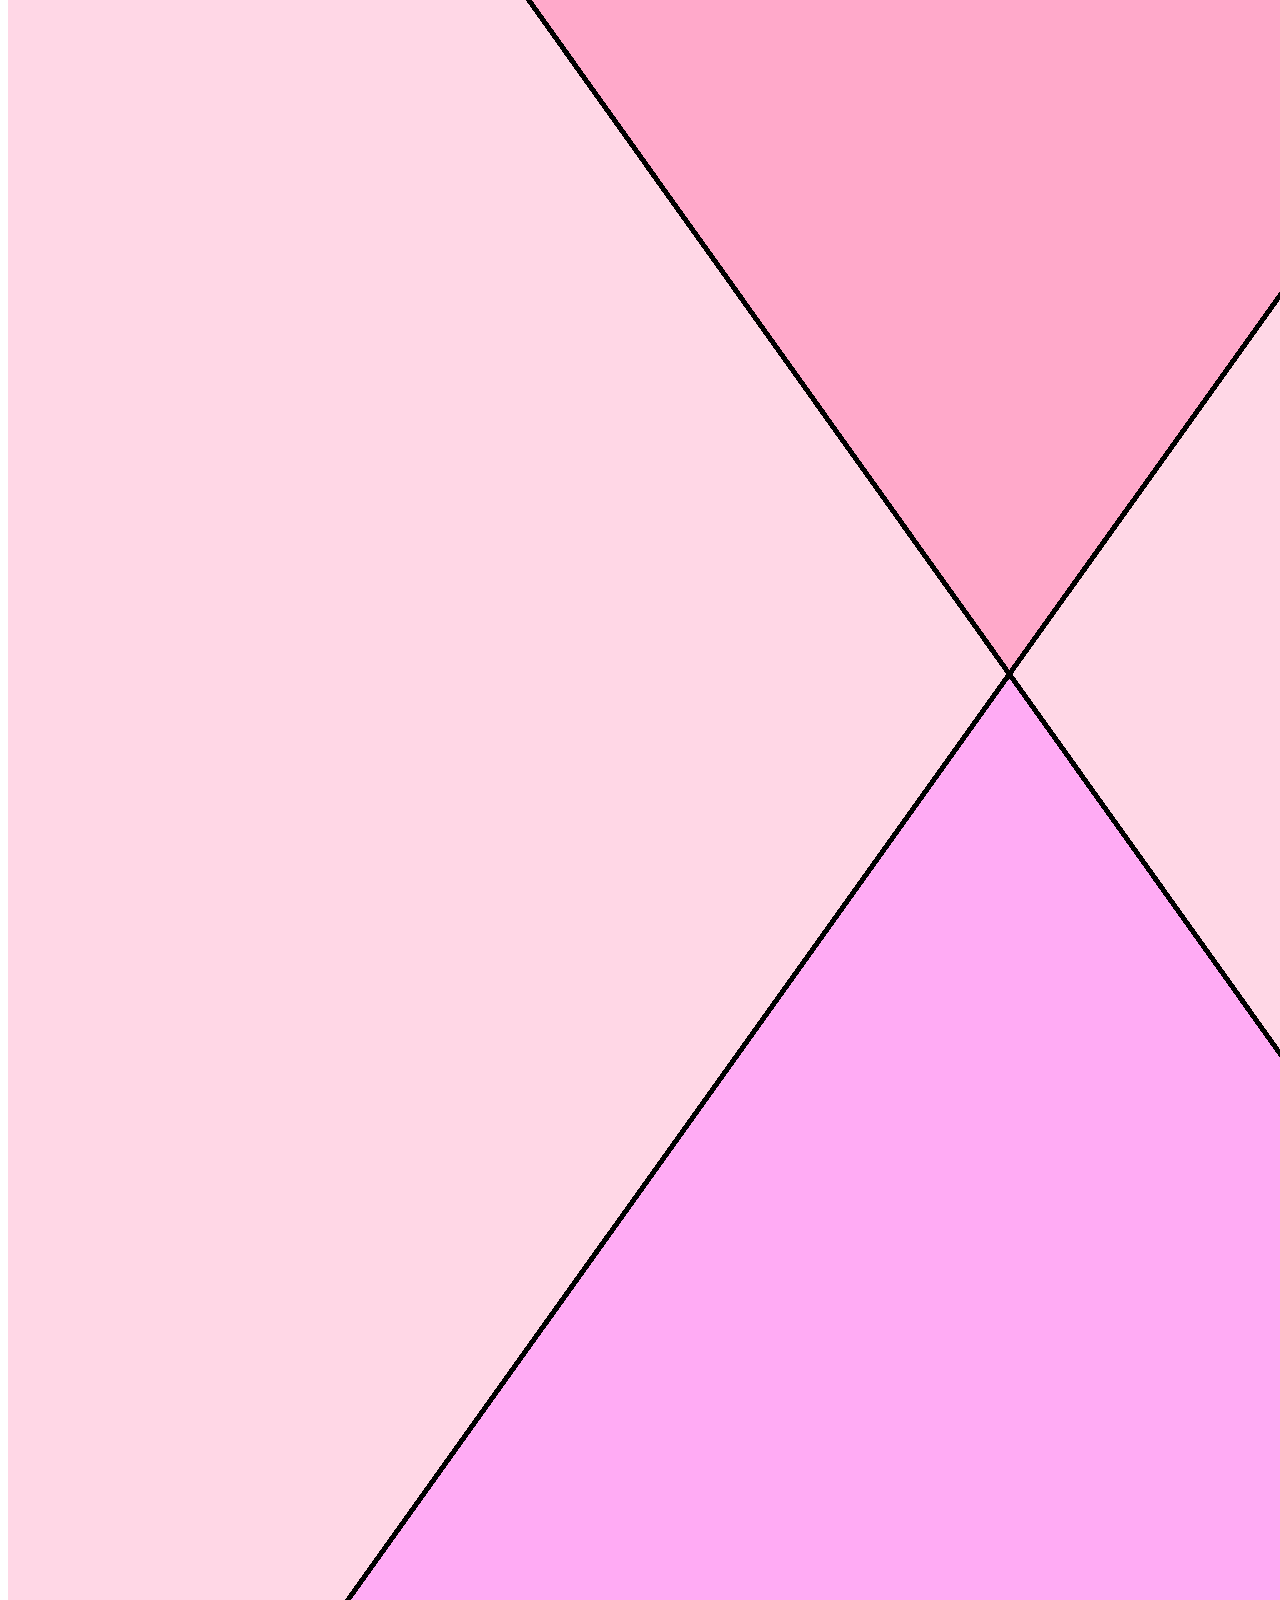
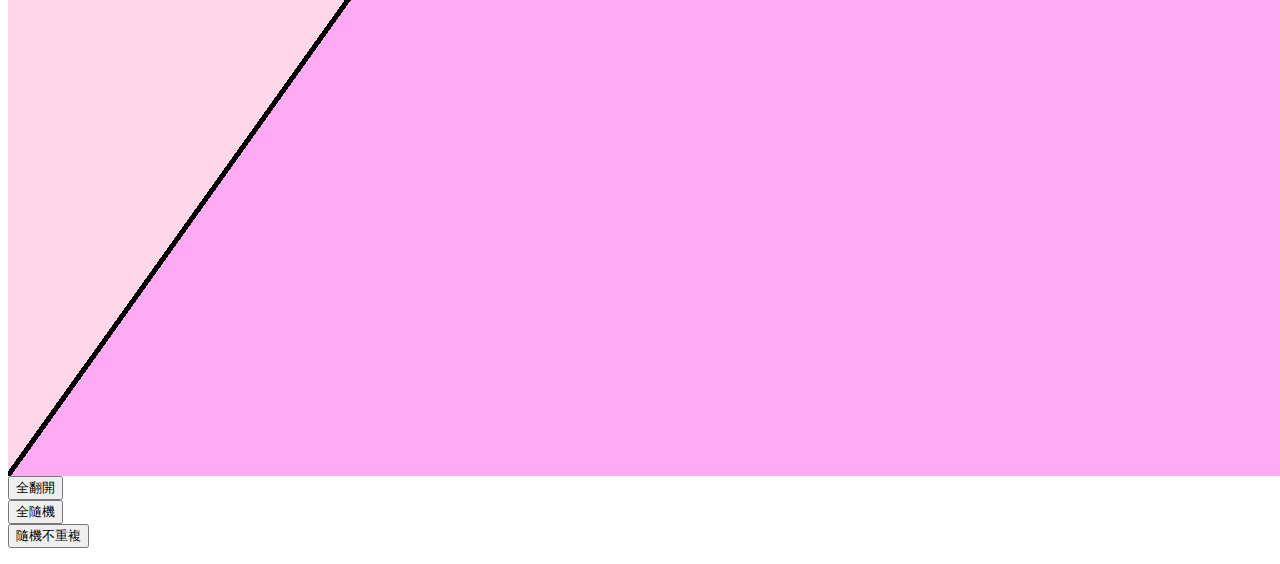
<file: card.html>
<html lang="en"><head>
  <meta charset="utf-8">
  <meta name="viewport" content="width=device-width, initial-scale=1">
  <title>card</title>
  <link rel="stylesheet" href="https://cdnjs.cloudflare.com/ajax/libs/font-awesome/6.7.2/css/all.min.css">
  <link rel="stylesheet" href="https://cdn.jsdelivr.net/npm/bootstrap@5.3.5/dist/css/bootstrap.min.css"
      integrity="sha384-SgOJa3DmI69IUzQ2PVdRZhwQ+dy64/BUtbMJw1MZ8t5HZApcHrRKUc4W0kG879m7" crossorigin="anonymous">
  <link rel="stylesheet" href="css/card.css">

</head>
<body>
  <script src="https://cdnjs.cloudflare.com/ajax/libs/jquery/3.7.1/jquery.min.js" integrity="sha512-v2CJ7UaYy4JwqLDIrZUI/4hqeoQieOmAZNXBeQyjo21dadnwR+8ZaIJVT8EE2iyI61OV8e6M8PP2/4hpQINQ/g==" crossorigin="anonymous" referrerpolicy="no-referrer"></script>


<div class="container">
  <a href="index.html" class="btn btn-dark">Back</a>

  <div class="row h-50">
    <div class="col">
      <div class="turncardWrap card1">
        <div class="turncard">   
          <div class="turncardFront">
            <img class="turncardImgbox" id="card1">
          </div>  
          <div class="turncardBack">
            <img class="turncardImgbox" src="img/card/back.png">
          </div>  
        </div>
      </div>
    </div>
    <div class="col">
      <div class="turncardWrap card2">
        <div class="turncard">   
          <div class="turncardFront">
            <img class="turncardImgbox" id="card2">
          </div>  
          <div class="turncardBack">
            <img class="turncardImgbox" src="img/card/back.png">
          </div>  
        </div>
      </div>
    </div>
      <div class="col">
      <div class="turncardWrap card3">
        <div class="turncard">   
          <div class="turncardFront">
            <img class="turncardImgbox" id="card3">
          </div>  
          <div class="turncardBack">
            <img class="turncardImgbox" src="img/card/back.png">
          </div>  
        </div>
      </div>
    </div>
    
</div>
<button type="button" id="allOpen" class="btn btn-primary">全翻開</button>

<div class="row">
  <div class="col">
    <button type="button" id="random" class="btn btn-primary">全隨機</button>
    <div class="row"  id="store">

    </div>
  </div>
  <div class="col">
    <button type="button" id="random_re" class="btn btn-success">隨機不重複</button>
    <ul class="row" id="ready">
      

    </ul>
  </div>  
</div>
</div>

  <script src="https://cdn.jsdelivr.net/npm/bootstrap@5.3.2/dist/js/bootstrap.bundle.min.js" integrity="sha384-C6RzsynM9kWDrMNeT87bh95OGNyZPhcTNXj1NW7RuBCsyN/o0jlpcV8Qyq46cDfL" crossorigin="anonymous"></script>
  <script src="js/card.js" ></script>


</body></html>
</file>
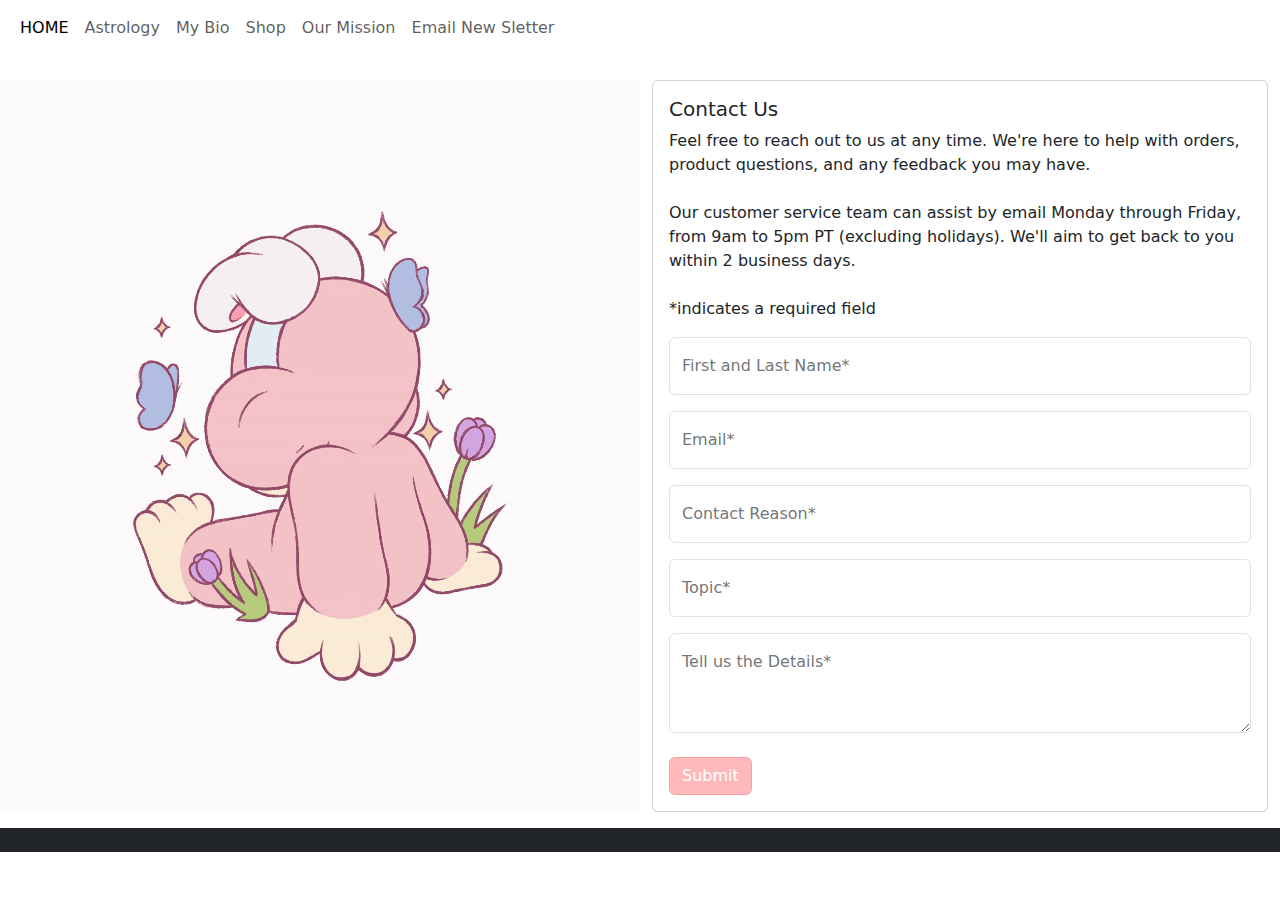
<file: Contact.html>
<html lang="TW">

<head>
  <meta charset="utf-8">
  <meta name="viewport" content="width=device-width, initial-scale=1">
  <title> demo</title>

  <link rel="stylesheet" href="css/font-awesome/all.min.css">
  <link rel="stylesheet" href="css/bootstrap/bootstrap.min.css">
  <link rel="stylesheet" href="css/init.css">

  <link rel="stylesheet" href="css/contact.css">

</head>

<body>
  <script src="js/jquery/jquery.min.js"></script>
  <script src="js/init.js"></script>


  <!--header navbar-->
  <nav id="header" class="navbar navbar-expand-lg bg-body-tertiary bg-color"></nav>

  <div class="main-h container-fluid mt-4">
    <div class="row">
      <!-- 左邊 video -->
      <div class="col-md-6 mb-3 videoBox">
        <video src="img/contact.mp4" class="contactVideo" autoplay="autoplay" loop="loop" muted="muted"></video>
      </div>
      <!-- 右邊 card -->
      <div class="col-md-6 mb-3">
        <div class="card rightcard">
          <div class="card-body">
            <h5 class="card-title">Contact Us</h5>
            <p class="card-text">
              Feel free to reach out to us at any time. We're here to help with orders, product questions, and any
              feedback you may have.
              <br><br>
              Our customer service team can assist by email Monday through Friday, from 9am to 5pm PT (excluding
              holidays). We'll aim to get back to you within 2 business days.
              <br><br>
              *indicates a required field
            </p>
            <div class="mb-3 form-floating">
              <input type="text" class="form-control" id="fullname" placeholder="name@example.com" value="">
              <label for="fullname">First and Last Name*</label>
              <div class="invalid-feedback">
                Please provide your name.
              </div>
            </div>
            <div class="mb-3 form-floating">
              <input type="email" class="form-control" id="email" placeholder="name@example.com" value="">
              <label for="email">Email*</label>
              <div class="invalid-feedback">
                Please provide a valid email address.
              </div>
            </div>
            <div class="mb-3 form-floating">
              <input type="text" class="form-control" id="contactReason" placeholder="name@example.com"
                value="">
              <label for="contactReason">Contact Reason*</label>
              <div class="invalid-feedback">
                Please provide a contact reason.
              </div>
            </div>
            <div class="mb-3 form-floating">
              <input type="text" class="form-control" id="topic" placeholder="name@example.com" value="">
              <label for="topic">Topic*</label>
              <div class="invalid-feedback">
                Please provide a topic.
              </div>
            </div>
            <div class="form-floating">
              <textarea class="form-control" placeholder="Leave a comment here" id="details"
                style="height: 100px"></textarea>
              <label for="details">Tell us the Details*</label>
              <div class="invalid-feedback">
                Please provide the details.
              </div>
            </div>
            <div class="col-12 mt-4">
              <button class="btn btn-primary" id="submit" type="submit">Submit</button>
            </div>
          </div>
        </div>
      </div>
    </div>
  </div>


  <!--footer navbar-->
  <footer id="footer" class="bg-dark text-center text-white pt-4"></footer>
  <script src="js/bootstrap/bootstrap.bundle.min.js"></script>

  <script src="js/contact.js"></script>
</body>

</html>
</file>
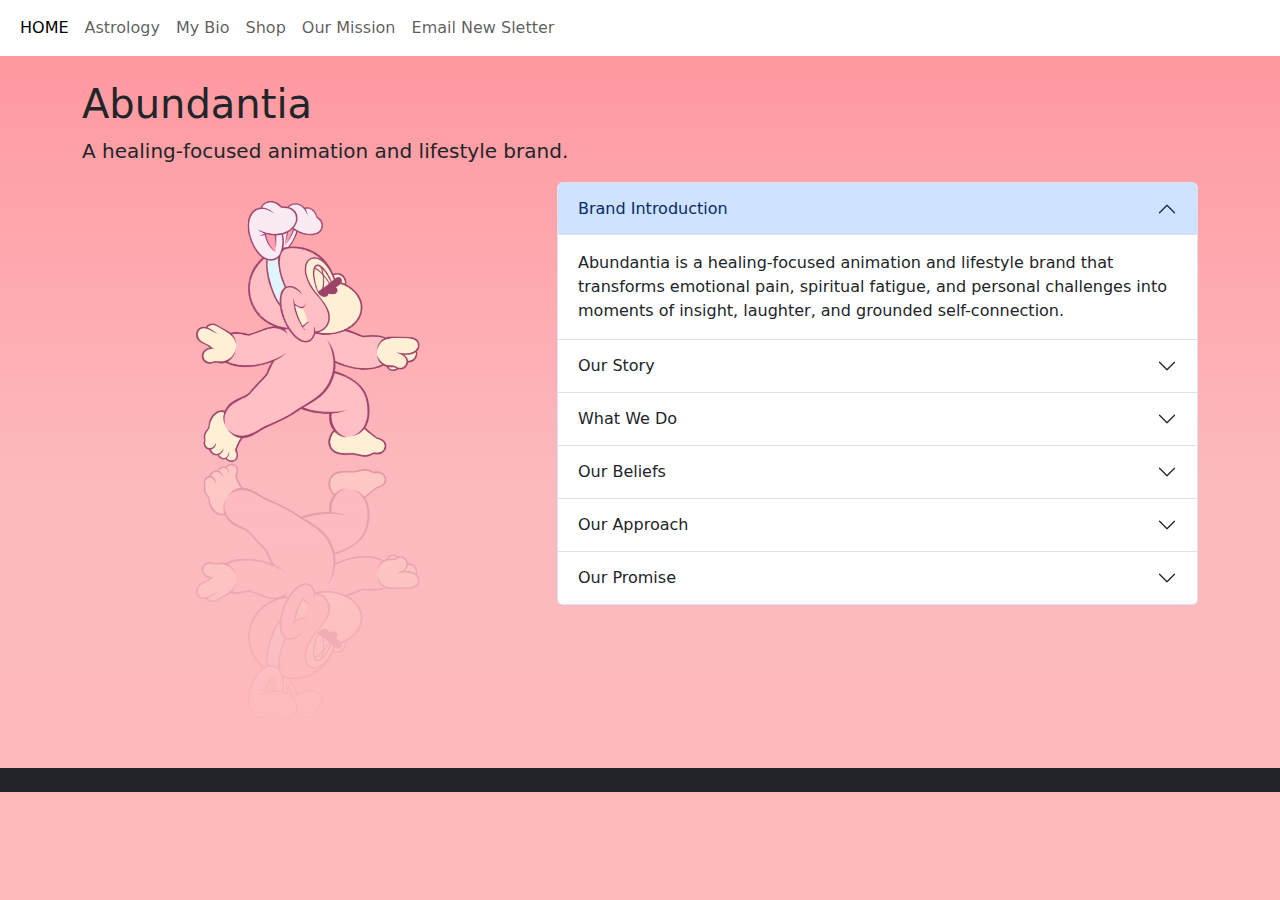
<file: Mission.html>
<html lang="TW">

<head>
  <meta charset="utf-8">
  <meta name="viewport" content="width=device-width, initial-scale=1">
  <title> demo</title>

  <link rel="stylesheet" href="css/font-awesome/all.min.css">
  <link rel="stylesheet" href="css/bootstrap/bootstrap.min.css">
  <link rel="stylesheet" href="css/init.css">

  <link rel="stylesheet" href="css/mission.css">

</head>

<body>
  <script src="js/jquery/jquery.min.js"></script>
  <script src="js/init.js"></script>


  <!--header navbar-->
  <nav id="header" class="navbar navbar-expand-lg bg-body-tertiary bg-color"></nav>


  <div class="main-h container">
    <h1 class="mb-2 mt-4">Abundantia</h1>
    <p class="lead">A healing-focused animation and lifestyle brand.</p>
    <div class="row">
      <!-- 左邊區塊 -->
      <div class="col-md-5 mb-4">

        <img src="img/mission.png" class="img-fluid" alt="Abundantia image">
        <img src="img/mission.png" class="img-fluid mirror" alt="Abundantia image">

      </div>

      <!-- 右邊區塊：Accordion -->
      <div class="col-md-7">
        <div class="accordion" id="abundantiaAccordion">

          <!-- Section 1 -->
          <div class="accordion-item">
            <h2 class="accordion-header" id="headingOne">
              <button class="accordion-button" type="button" data-bs-toggle="collapse" data-bs-target="#collapseOne"
                aria-expanded="true" aria-controls="collapseOne">
                Brand Introduction
              </button>
            </h2>
            <div id="collapseOne" class="accordion-collapse collapse show" aria-labelledby="headingOne"
              data-bs-parent="#abundantiaAccordion">
              <div class="accordion-body">
                Abundantia is a healing-focused animation and lifestyle brand that transforms emotional pain, spiritual
                fatigue, and personal challenges into moments of insight, laughter, and grounded self-connection.
              </div>
            </div>
          </div>

          <!-- Section 2 -->
          <div class="accordion-item">
            <h2 class="accordion-header" id="headingTwo">
              <button class="accordion-button collapsed" type="button" data-bs-toggle="collapse"
                data-bs-target="#collapseTwo" aria-expanded="false" aria-controls="collapseTwo">
                Our Story
              </button>
            </h2>
            <div id="collapseTwo" class="accordion-collapse collapse" aria-labelledby="headingTwo"
              data-bs-parent="#abundantiaAccordion">
              <div class="accordion-body">
                What began as one individual’s search for meaning during life’s most difficult chapters evolved into a
                creative sanctuary—offering tools, stories, and products that support everyday healing and growth.
              </div>
            </div>
          </div>

          <!-- Section 3 -->
          <div class="accordion-item">
            <h2 class="accordion-header" id="headingThree">
              <button class="accordion-button collapsed" type="button" data-bs-toggle="collapse"
                data-bs-target="#collapseThree" aria-expanded="false" aria-controls="collapseThree">
                What We Do
              </button>
            </h2>
            <div id="collapseThree" class="accordion-collapse collapse" aria-labelledby="headingThree"
              data-bs-parent="#abundantiaAccordion">
              <div class="accordion-body">
                Through thoughtfully designed animations, affirmations, meditative content, and small but impactful
                objects, Abundantia helps people shift out of stress and back into a sense of wholeness—one spiral, one
                breath, one moment at a time.
              </div>
            </div>
          </div>

          <!-- Section 4 -->
          <div class="accordion-item">
            <h2 class="accordion-header" id="headingFour">
              <button class="accordion-button collapsed" type="button" data-bs-toggle="collapse"
                data-bs-target="#collapseFour" aria-expanded="false" aria-controls="collapseFour">
                Our Beliefs
              </button>
            </h2>
            <div id="collapseFour" class="accordion-collapse collapse" aria-labelledby="headingFour"
              data-bs-parent="#abundantiaAccordion">
              <div class="accordion-body">
                We believe that healing doesn’t always have to feel heavy.<br>
                We believe laughter can be sacred.<br>
                We believe softness is strength.<br>
                And we believe that every breakdown holds the seed of abundance.
              </div>
            </div>
          </div>

          <!-- Section 5 -->
          <div class="accordion-item">
            <h2 class="accordion-header" id="headingFive">
              <button class="accordion-button collapsed" type="button" data-bs-toggle="collapse"
                data-bs-target="#collapseFive" aria-expanded="false" aria-controls="collapseFive">
                Our Approach
              </button>
            </h2>
            <div id="collapseFive" class="accordion-collapse collapse" aria-labelledby="headingFive"
              data-bs-parent="#abundantiaAccordion">
              <div class="accordion-body">
                Our approach combines spiritual insight, emotional intelligence, astrological awareness, and a sense of
                cosmic humor—grounded in the real, the raw, and the beautifully imperfect. Whether you’re engaging with
                our content, wearing our messages, or gifting our products to someone you love, our goal is simple: to
                remind you of who you are and help you feel safe in your becoming.
              </div>
            </div>
          </div>

          <!-- Section 6 -->
          <div class="accordion-item">
            <h2 class="accordion-header" id="headingSix">
              <button class="accordion-button collapsed" type="button" data-bs-toggle="collapse"
                data-bs-target="#collapseSix" aria-expanded="false" aria-controls="collapseSix">
                Our Promise
              </button>
            </h2>
            <div id="collapseSix" class="accordion-collapse collapse" aria-labelledby="headingSix"
              data-bs-parent="#abundantiaAccordion">
              <div class="accordion-body">
                Abundantia isn’t here to fix you.<br>
                It’s here to walk beside you.<br>
                To meet you in the mess and offer small joys, emotional tools, and a little lightness along the way.
              </div>
            </div>
          </div>

        </div>
      </div>
    </div>
  </div>


  <!--footer navbar-->
  <footer id="footer" class="bg-dark text-center text-white pt-4"></footer>
  <script src="js/bootstrap/bootstrap.bundle.min.js"></script>

  <script src="js/bio.js"></script>
</body>

</html>
</file>
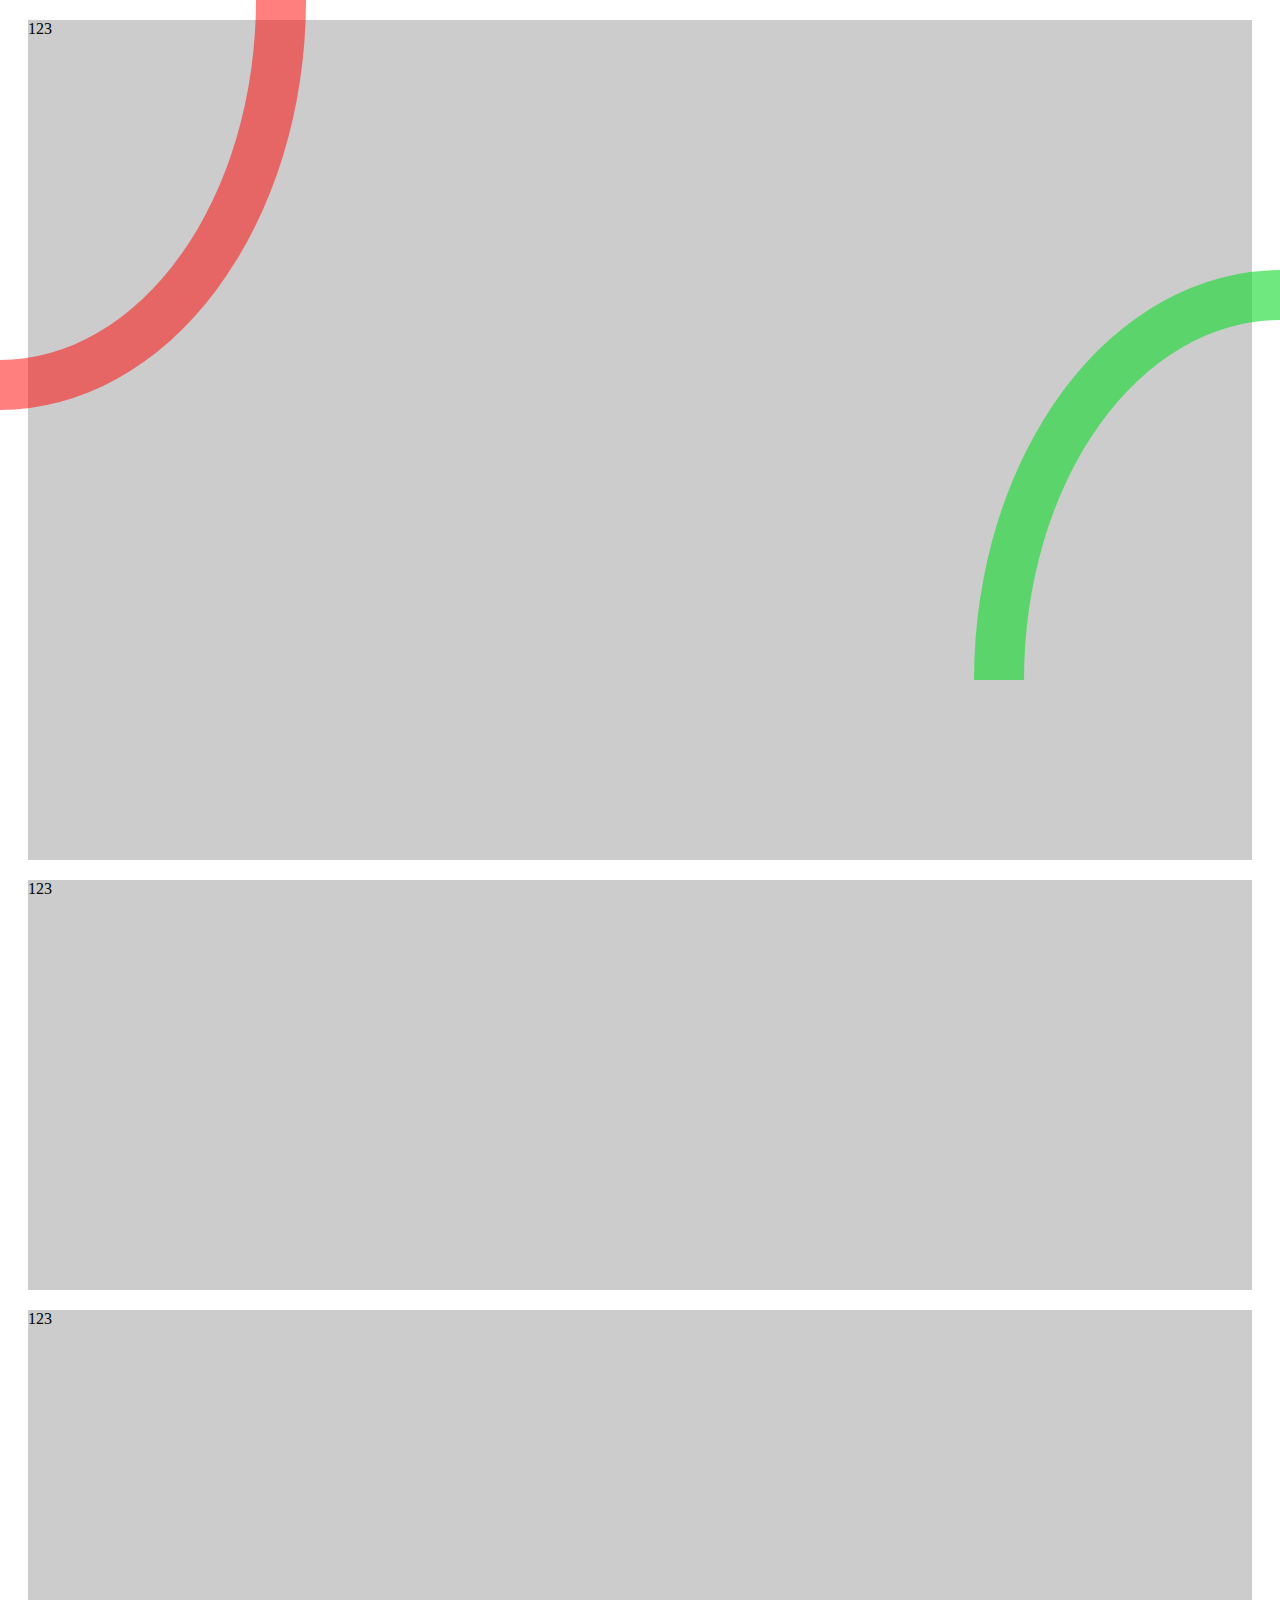
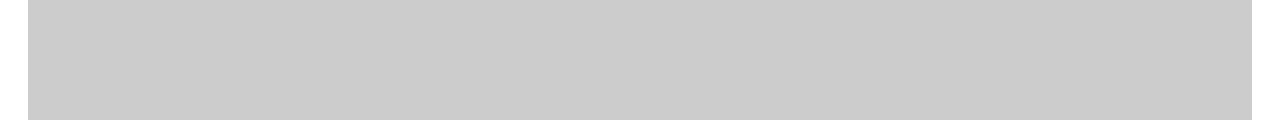
<file: page.html>
<html lang="en"><head>
  <meta charset="utf-8">
  <meta name="viewport" content="width=device-width, initial-scale=1">
  <link rel="stylesheet" type="text/css" href="assets/css/page.css">
  <link href="https://cdn.jsdelivr.net/npm/bootstrap@5.3.2/dist/css/bootstrap.min.css" rel="stylesheet" integrity="sha384-T3c6CoIi6uLrA9TneNEoa7RxnatzjcDSCmG1MXxSR1GAsXEV/Dwwykc2MPK8M2HN" crossorigin="anonymous">

  <title> demo</title>
</head>
<body>

  <div class="container text-center">
        <div class="row align-items-center">
          <div class="col">
            <div class="row1 cloud">
             123
            </div>
            <div class="rainbow1"></div>
          </div>
          <div class="col">
            
            <div class="row2 cloud">
              123
            </div>
            <div class="rainbow2"></div>

            <div class="row2 cloud">
              123
            </div>
            
          </div>
        
        </div>
       

  
</div>


  <script src="https://cdn.jsdelivr.net/npm/bootstrap@5.3.2/dist/js/bootstrap.bundle.min.js" integrity="sha384-C6RzsynM9kWDrMNeT87bh95OGNyZPhcTNXj1NW7RuBCsyN/o0jlpcV8Qyq46cDfL" crossorigin="anonymous"></script>


</body></html>
</file>
<file: assets/css/index.css>
/* 翻牌 */

.turncard {
  position: relative;
}



.turncard .turncardBack,
.turncard .turncardBack div,
.turncard .turncardFront {
  position: absolute;
  top: 0;
  left: 0;
}

.turncardBack,.turncardFront {
  transition: all 0.5s;
  transform-style: preserve-3d;
  border: 1px solid #aaa;
  border-radius: 10px;
  overflow: hidden;
}

.turncardBack {
  backface-visibility: hidden;
}

.turncardFront {
  background-color: #fff;

}


.turncardImgbox {
  width: 100%;
 
}



.turncardWrap {
  transform: perspective(var(--e-transform-perspective,0)) rotate(var(--e-transform-rotateZ,0)) rotateX(var(--e-transform-rotateX,0))  translateY(var(--e-transform-translateY,0));
}

.turncardWrap {
  width: 50%;
}

/* 轉 */
.turncardWrap.roll .turncardBack{
  transform: rotateY(180deg);
}
.turncardWrap .turncardFront {
  transform: rotateY(-180deg);
 }
 .turncardWrap.roll .turncardFront{
      transform: rotateY(0deg);
  }

.card1 {--e-transform-rotateZ: -10deg;
  --e-transform-translateY: 20px;
}

.card2 {--e-transform-rotateZ: 0deg;
  --e-transform-translateY: 0px;
}


.card3 {--e-transform-rotateZ: 10deg;
  --e-transform-translateY: 20px;
}

.container {
  padding-top: 50px;
}
</file>
<file: css/init.css>
body{
    background: white;
}
#header{
    position: relative;
    z-index: 999;
    background-color: white !important;
}

#header > div > a {
    padding-left: calc(50% - 100px);
    font-family: "Segoe Script";
}
</file>
<file: css/card.css>
/* cardUtils.css */
.cardItem {
  position: absolute;
  width: 100px;
  height: 150px;
  display: block;
  transition: all 0.5s;
  transform: perspective(var(--e-transform-perspective, 0)) rotate(var(--e-transform-rotateZ, 0)) rotateX(var(--e-transform-rotateX, 0)) translateY(var(--e-transform-translateY, 0));
}

.cardImage {
  position: relative;
  width: 100%;
  height: 100%;
}

.cardItem .front,
.cardItem .back {
  position: absolute;
  left: 0px;
  top: 0px;
  width: 100%;
  height: 100%;
  transition: all 0.5s;
  transform-style: preserve-3d;
  border: 1px solid #aaa;
  border-radius: 10px;
  overflow: hidden;
}

.cardItem .back {
  backface-visibility: hidden;
}

.cardItem .front {
  background-color: #fff;
}

/* 轉 */
.cardItem.roll .back {
  transform: rotateY(180deg);
}

.cardItem .front {
  transform: rotateY(-180deg);
}

.cardItem.roll .front {
  transform: rotateY(0deg);
}

.container {
  padding-top: 50px;
}

.cardGame01 {
  display: flex;
  overflow-x: scroll;
  width: 100%;
  height: 540px;
  position: relative;
  border: 1px dashed #aaa;
  flex-wrap: wrap;
  flex-direction: row;
}

.cardGame01 .resetButton {
  position: absolute;
  top: 200px;
  left: 10px;
  z-index: 1000;
  padding: 5px 10px;
  font-size: 14px;
  cursor: pointer;
}

.cardItem.roll {
  position: relative;
  left: 0px;
  top: 230px;
  width: 200px;
  height: 300px;
  margin-left: 20px;
  margin-top: 20px;
  }
</file>
<file: css/card2.css>
@font-face {
  font-family: 'Andelion';
  src: url('../fonts/Andelion.otf') format('opentype');
  font-weight: normal;
  font-style: normal;
}

@font-face {
  font-family: 'ROMANTIC';
  src: url('../fonts/ROMANTIC.TTF') format('truetype');
  font-weight: normal;
  font-style: normal;
}
.text {
    display: flex;
    flex-direction: column;
    align-items: center;
    font-size: larger;
}

.text h1 {
    font-family: ROMANTIC;
}

.text p {
    font-family: Andelion;
}

.cardbox {
    display: flex;
    justify-content: center;
}


.cardGame03 {
  padding: 30px;
  max-width: 900px;
  width: 100%;
  position: relative;
  margin-top: 20px;
}

.cardGame03 .cardList {
    position: relative;
    height: 200px;
}


.cardGame03 .resetButton {
  position: absolute;
  top: 200px;
  left: 10px;
  z-index: 1000;
  padding: 5px 10px;
  font-size: 14px;
  cursor: pointer;
}



.cardGame03 .cardSelect {
    justify-content: center;
}

.cardContent{
  opacity: 0;
  transition: all 3s ease;
}
</file>
<file: css/page.css>
/* 版面 */
.row1{
    height: calc(100vh - 60px);
  }
  
  .row2{
    height: calc(50vh - 40px);
  }
  
  
  .cloud{
    position: relative;
    background: #cccccc;
    margin: 20px;
  }
  
  .rainbow1 {
    display: block;
    position: absolute;
    left:0px;
    top:0px;
    width: 20vw;
    height: 40vh;
    border-radius:0 0 100% 0;
    border: 50px #ff000080 solid;
    border-left:0px;
    border-top:0px;
  }
  
  .rainbow2 {
    display: block;
    position: absolute;
    right: 0px;
    top: 30vh;
    width: 20vw;
    height: 40vh;
    border-radius: 100% 0 0 0;
    border: 50px #15dc2f9c solid;
    border-bottom:0px;
    border-right:0px;
  }
  
  .rainbow1::after {
    display: block;
    position: absolute;
    left:0px;
    top:0px;
    width: calc(20vw - 50px);
    height:  calc(40vh - 50px);
    border-radius:0 0 100% 0;
    background: var(--bs-body-bg);
    content: " ";
  }
</file>
<file: css/contact.css>
.contactVideo {
position: relative;
display: block;
  width: 100%;
}

.videoBox{
  display: flex;
  justify-content: center;
  align-items: center;
  background-color: color(srgb 0.9851 0.9802 0.9804);

}

#submit {
    background-color: color(srgb 0.9999 0.7266 0.7318);
    border-color: color(srgb 0.9905 0.6305 0.6546);

}

#submit:hover {
    background-color: white;
    color: color(srgb 0.9905 0.6305 0.6546);

}
</file>
<file: css/mission.css>
body {
    width: 100%;
    background: linear-gradient(rgb(255, 148, 156), rgb(252, 186, 191) 55.04%, color(srgb 0.9999 0.7266 0.7318));
}




.mirror {
    margin-top: -20px;
    display: block;
    position: relative;
    z-index: 1;
    transform: scaleY(-1);
    -webkit-transform: scaleY(-1);
    /* 兼容 */
    opacity: 0.3;
    -webkit-mask-image: linear-gradient(to bottom, rgba(0, 0, 0, 0), rgba(0, 0, 0, 1));
    -webkit-mask-repeat: no-repeat;
    -webkit-mask-size: cover;
    mask-image: linear-gradient(to bottom, rgba(0, 0, 0, 0), rgba(0, 0, 0, 1));
    mask-repeat: no-repeat;
    mask-size: cover;
}
</file>
<file: assets/css/page.css>
/* 版面 */
.row1{
    height: calc(100vh - 60px);
  }
  
  .row2{
    height: calc(50vh - 40px);
  }
  
  
  .cloud{
    position: relative;
    background: #cccccc;
    margin: 20px;
  }
  
  .rainbow1 {
    display: block;
    position: absolute;
    left:0px;
    top:0px;
    width: 20vw;
    height: 40vh;
    border-radius:0 0 100% 0;
    border: 50px #ff000080 solid;
    border-left:0px;
    border-top:0px;
  }
  
  .rainbow2 {
    display: block;
    position: absolute;
    right: 0px;
    top: 30vh;
    width: 20vw;
    height: 40vh;
    border-radius: 100% 0 0 0;
    border: 50px #15dc2f9c solid;
    border-bottom:0px;
    border-right:0px;
  }
  
  .rainbow1::after {
    display: block;
    position: absolute;
    left:0px;
    top:0px;
    width: calc(20vw - 50px);
    height:  calc(40vh - 50px);
    border-radius:0 0 100% 0;
    background: var(--bs-body-bg);
    content: " ";
  }
</file>
